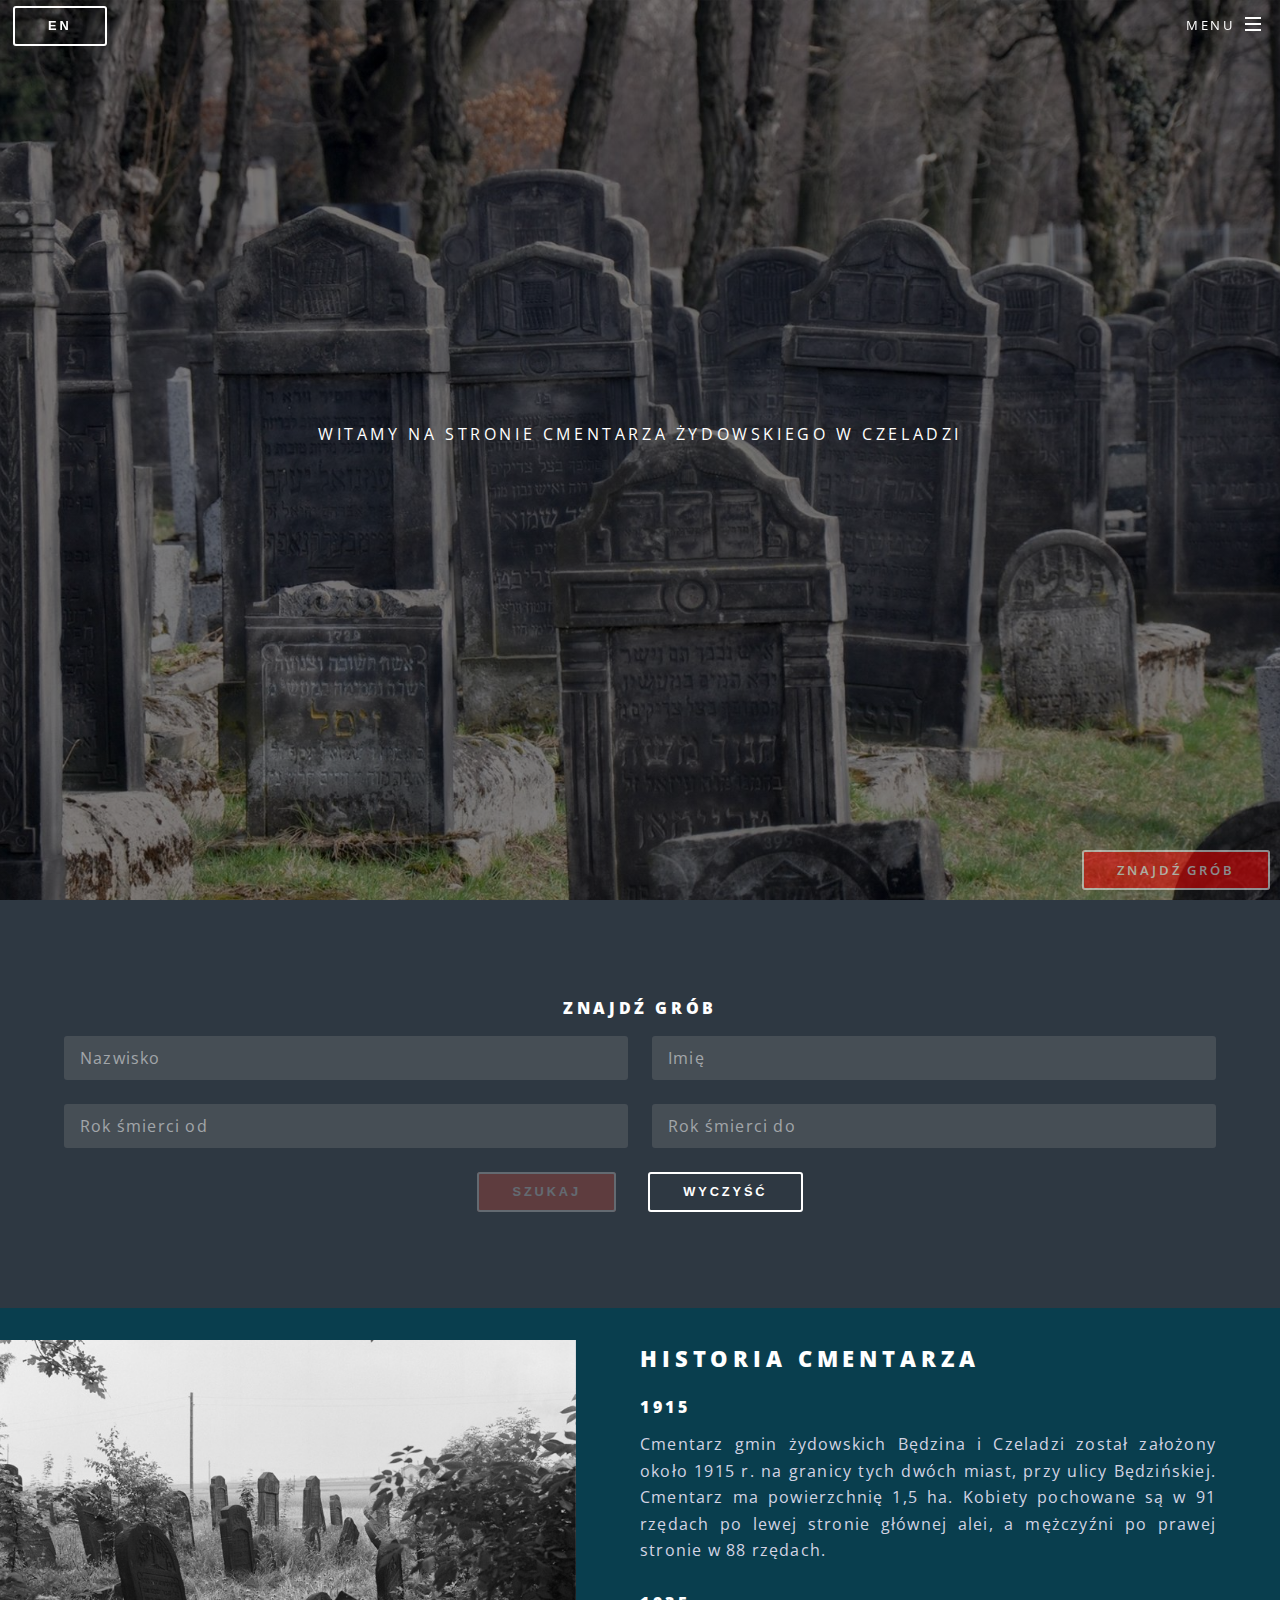
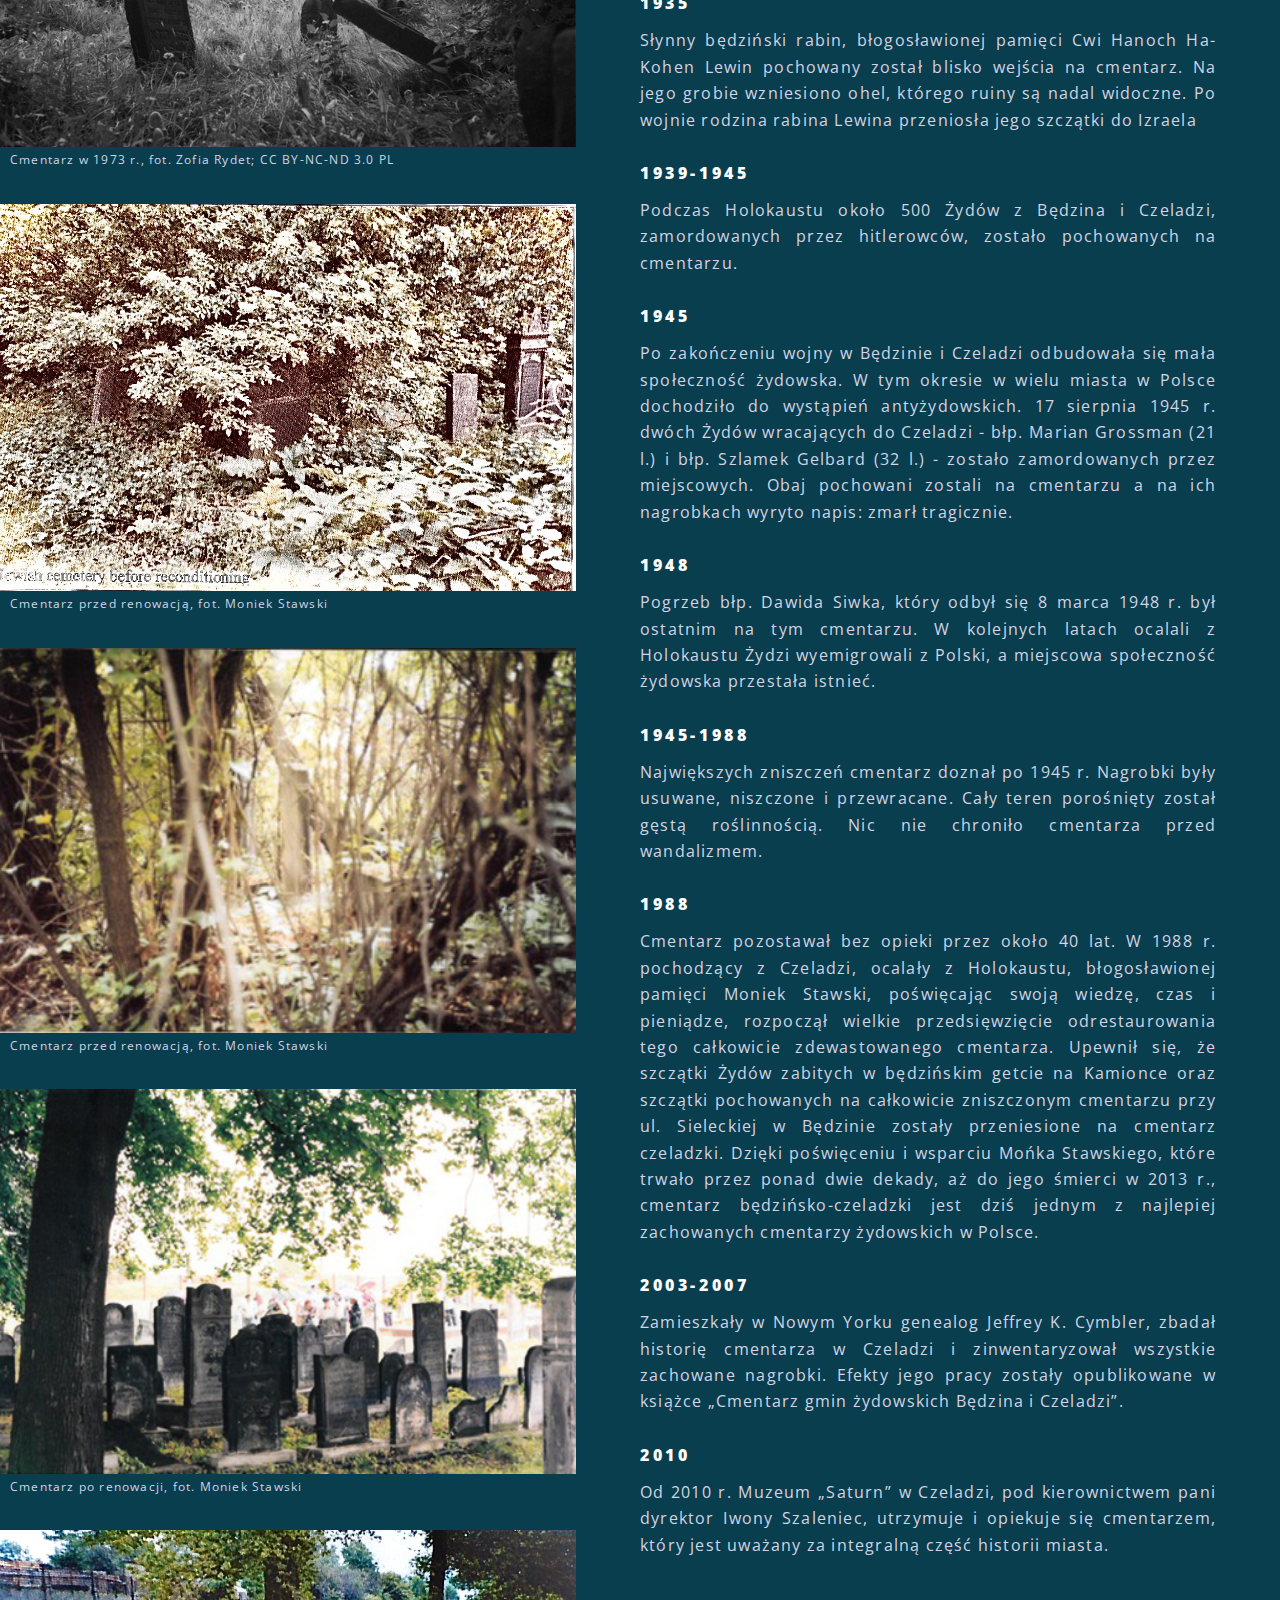
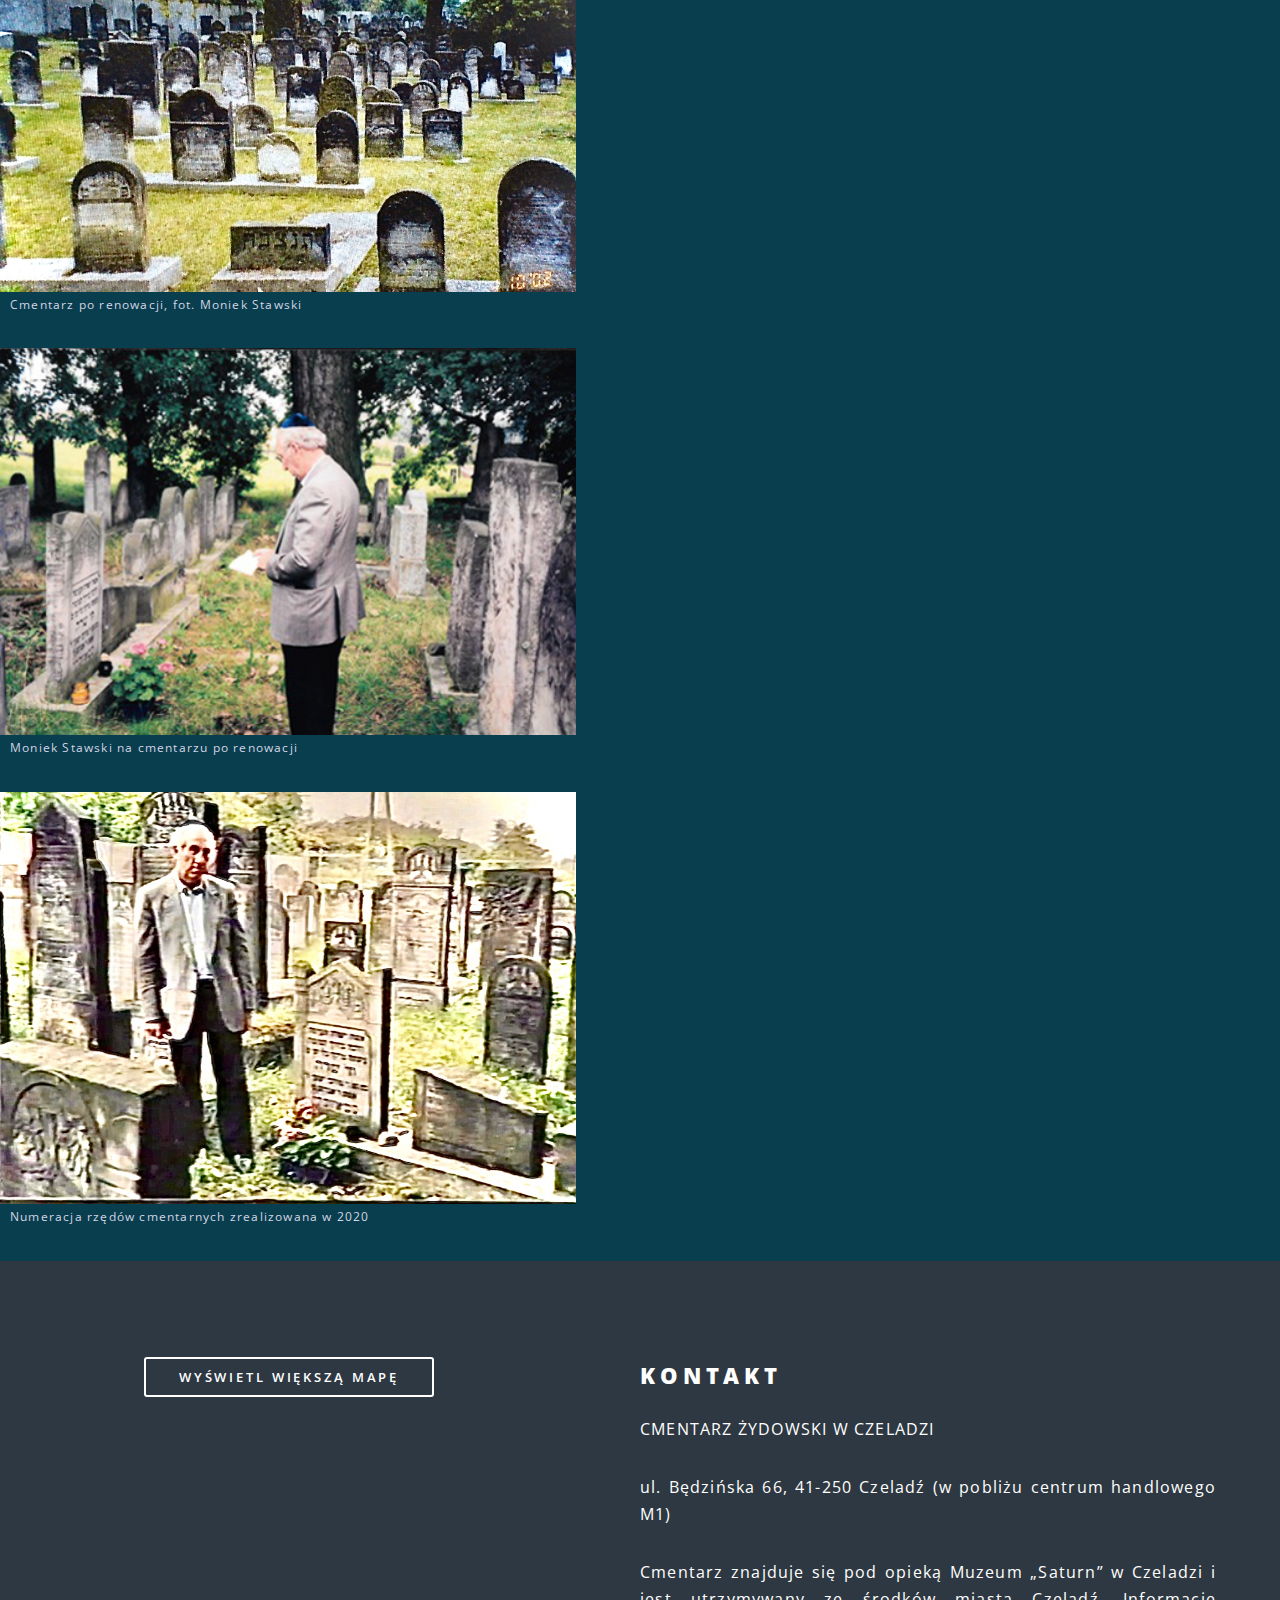
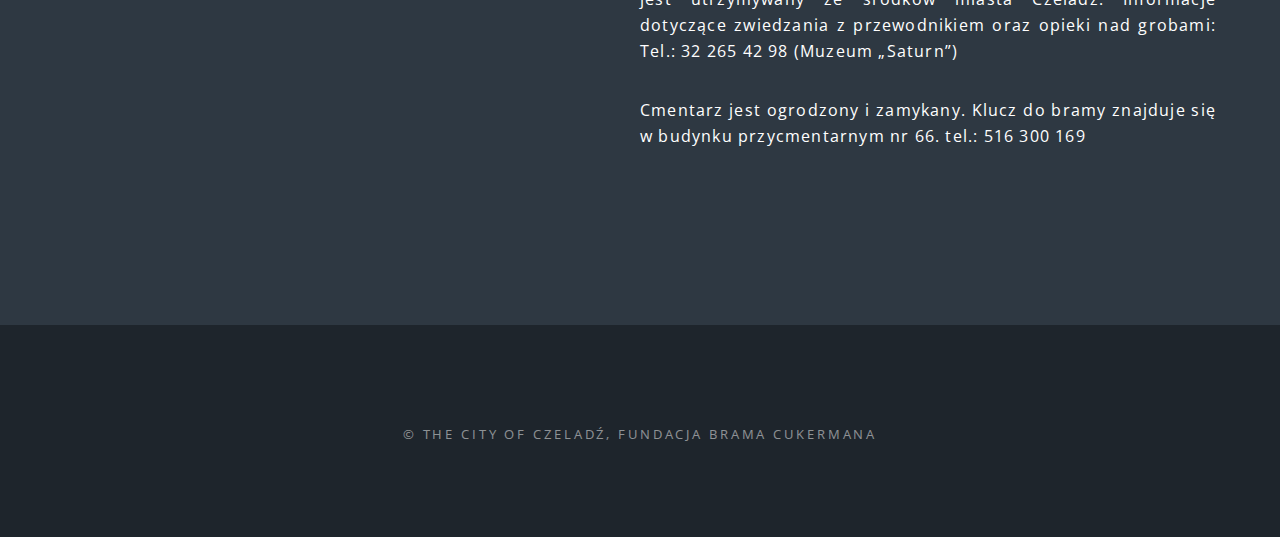
<file: index.html>
﻿<!DOCTYPE HTML>
<!--
	Spectral by HTML5 UP
	html5up.net | @ajlkn
	Free for personal and commercial use under the CCA 3.0 license (html5up.net/license)
-->
<html lang="en">

<head>
	<title>Jewish Cemetery in Czeladź</title>
	<meta charset="utf-8" />
	<meta name="viewport" content="width=device-width, initial-scale=1, user-scalable=no" />
	<meta name="google-site-verification" content="tZ_gRQvYqN3xshKTPiOoXbsN0bRMPKId2Scn2ZHjIqM" />
	<meta name="description" content="Jewish Cemetery in Czeladz, Cmentarz żydowski w Czeladzi, Cmentarz żydowski Będzina i Czeladzi, Jewish cemetery of Będzin and Czeladź"/>
	<meta name="keywords" content="historia, cmentarz, żydowski, Żydzi, Będzin, Czeladź, Zagłębie, Dąbrowskie, Bedzińska, Stawski, wyszukiwarka grobów, judaizm, pochówki, holokaust, synagoga, Muzeum Saturn, history, Jewish, cemetery, graveyard, Bedzin, Bendin, Czeladz, Zaglembia, Zaglembie, burials, index, graves, Holocaust" />
	<link rel="stylesheet" href="assets/css/main.css" />
	<noscript>
		<link rel="stylesheet" href="assets/css/noscript.css" /></noscript>
</head>

<body class="landing is-preload">

	<!-- Page Wrapper -->
	<div id="page-wrapper">
		<!-- Header -->
		<header id="header" class="alt">
			<div class="buttons">
				<button type="button" id='language' class="button top-button" onclick='changeLanguage()'
					app-lang="buttonLanguage">PL</button>
				<a href="#findGrave" id='goToSearch' class="button top-button" app-lang="findGrave">Find grave</a>
			</div>
			<nav id="nav">
				<ul>
					<li class="special">
						<a href="#menu" class="menuToggle"><span>Menu</span></a>
						<div id="menu">
							<ul>
								<li><a href="#banner" app-lang="home">Home</a></li>
								<li><a href="#findGrave" app-lang="findGrave">Find grave</a></li>
								<li><a href="#history" app-lang="historyCemetery">History of the cemetery</a></li>
								<li><a href="#contact" app-lang="contact">Contact</a></li>

							</ul>
						</div>
					</li>
				</ul>
			</nav>
		</header>

		<!-- Banner -->
		<section id="banner">
			<div class="inner">
				<p app-lang="welcomeMessage">Welcome to the site of the Jewish cemetery in Czeladź</p>
			</div>
		</section>

		<section id="findGrave" class="wrapper style2 special">
			<div class="inner">
				<h4 app-lang="findGrave">Find grave</h4>
				<form class="grave-form">
					<div class="row gtr-uniform">
						<div class="col-6 col-12-small">
							<input type="text" name="lastName" id="last-name" value="" app-lang="lastName" placeholder="Last Name"/>
						</div>

						<div class="col-6 col-12-small">
							<input type="text" name="firstName" id="first-name" value="" app-lang="firstName" placeholder="First Name"/>
						</div>


						<div class="col-6 col-12-small">
							<input type="text" name="deathYearFrom" id="death-year-from" value="" minlength="4"
								maxlength="4" pattern="[0-9]{4}" app-lang="deathYearFrom" placeholder="Death year from"/>
						</div>
						<div class="col-6 col-12-small">
							<input type="text" name="deathYearTo" id="death-year-to" value="" app-lang="deathYearTo"
								minlength="4" maxlength="4" pattern="[0-9]{4}" placeholder="Death year to"/>
						</div>


						<div class="col-12">
							<ul class="actions">
								<li><button type="submit" class="button primary fit" name="submitButton" disabled
										app-lang="search">Search</button></li>
								<li><button type="reset" app-lang="reset">Reset</button></li>
							</ul>
						</div>
					</div>
				</form>

			</div>
		</section>
		<section id="results" class="wrapper style5 special">
			<h4 id="gravesNumber"></h4>
			<p app-lang="pressLine"></p>
			<div class="table-wrapper">

				<table>
					<thead>
						<tr>
							<th></th>
							<th app-lang="lastName"></th>
							<th app-lang="names"></th>
							<th app-lang="yearOfDeath"></th>
							<th app-lang="age" class="bigscreen"></th>
						</tr>
					</thead>
					<tbody id="graveRows">

					</tbody>
				</table>
			</div>
		</section>


		<!-- History -->
		<section id="history" class="wrapper alt style3">
			<div class="spotlight history">
				<div class="image">

					<figure class="figure">
						<img src="images/pic01.jpg" alt="Jewish cemetery in Czeladz in 1973, photo Zofia Rydet; CC BY-NC-ND 3.0 PL" />
						<p app-lang="figcaption1">Cemetery in 1973, photo Zofia Rydet; CC BY-NC-ND 3.0 PL</p>
					</figure>

					<figure class="figure">
						<img src="images/pic02.jpg" alt="Jewish cemetery in Czeladz before renovation" />
						<p app-lang="figcaption2">Cemetery before renovation</p>
					</figure>

					<figure class="figure">
						<img src="images/pic03.jpg" alt="Jewish cemetery in Czeladz before renovation" />
						<p app-lang="figcaption2">Cemetery before renovation</p>
					</figure>

					<figure class="figure">
						<img src="images/pic04.jpg" alt="Jewish cemetery in Czeladz after renovation" />
						<p app-lang="figcaption3">Cemetery after renovation</p>
					</figure>

					<figure class="figure">
						<img src="images/pic05.jpg" alt="Jewish cemetery in Czeladz after renovation" />
						<p app-lang="figcaption3">Cemetery after renovation</p>
					</figure>

					<figure class="figure">
						<img src="images/pic06.jpg" alt="Moniek Stawski on the cemetery after renovation" />
						<p app-lang="figcaption4">Moniek Stawski on the cemetery after renovation</p>
					</figure>
					
					<figure class="figure">
						<img src="images/pic07.jpg" alt="Jewish cemetery in Czeladz - rows numbering made in 2020" />
						<p app-lang="figcaption5">Cemetery rows numbering made in 2020</p>
					</figure>

				</div>
				<div class="content">
					<h2 app-lang="historyTitle1">HISTORY OF THE CEMETERY</h2>

					<ul class="calendar">
						<li>
							<h1>1915</h1>
							<p app-lang="1915">The cemetery of the Jewish communities of Będzin and Czeladz was founded around 1915, on the border of both cities - at Będzińska street on 1.5ha. Men are buried in 88 grave rows to the right and women in 91 rows to the left of the center path.</p>
						</li>
						<li>
							<h1>1935</h1>
							<p app-lang="1935">Famous Bedzin Rabbi Zvi Chanoch HaKohen Levin ז”ל was buried near the entrance to the cemetery. An ohel was erected on the site of his grave. The ruins of the ohel are still visible. His remains were transferred to Israel after the war by his family.</p>
						</li>
						<li>
							<h1>1939-1945</h1>
							<p app-lang="1939-1945">During the Holocaust about 500 Jews from Bedzin and Czeladz, who were murdered by the Nazis, are buried at the cemetery.</p>
						</li>
						<li>
							<h1>1945</h1>
							<p app-lang="1945">After the Holocaust a small Jewish community was reestablished in Bedzin and Czeladz. Unfortunately, pogroms broke out in many towns after the war. On August 17th 1945 two Jewish men who had resettled in Czeladz, Marian Grossman (21) ז”ל and Szlamek Gelbard (32) ז”ל, were murdered by locals. Both are buried at the Czeladz cemetery. On each of their tombstones it states that they died a “tragic death”.</p>
						</li>
						<li>
							<h1>1948</h1>
							<p app-lang="1948">Dawid Siwek’s ז”ל funeral was the last funeral that took place in the cemetery on March 8th 1948. At the same time the post Holocaust Jewish community was liquidated as the remaining Jews emigrated from Poland.</p>
						</li>
						<li>
							<h1>1945-1988</h1>
							<p app-lang="1945-1988">Most of the destruction to the cemetery took place after 1945. Tombstones were removed, destroyed, toppled over and the entire area was overgrown with vegetation. There was nothing to protect the cemetery from vandalism.</p>
						</li>
						<li>
							<h1>1988</h1>
							<p app-lang="1988">The cemetery was not maintained at all for over 40 years. Moniek Stawski ז”ל, Holocaust  survivor and Czeladz native, began with his enormous effort in 1988 and provided his know-how, time and money to restore the completely devastated cemetery. Moniek Stawski ז”ל made sure that the remains of the Jews killed in the Kamionka-Bedzin Ghetto as well as the remains of the Jews from the totally destroyed Sielecka cemetery were moved to the Bedzin-Czeladz cemetary. The Bedzin-Czeladz cemetery today is one of the best preserved Jewish cemeteries in Poland, thanks to his continued dedication and support for over two decades until his passing in 2013.</p>
						</li>
						<li>
							<h1>2003-2007</h1>
							<p app-lang="2003-2007">A New York based genealogist, Jeffrey K. Cymbler, researched the history of the Czeladź cemetery and its tombstones, culminating in a book "Cemetery of Jewish Communities Będzin and Czeladź Poland".</p>
						</li>
						<li>
							<h1>2010</h1>
							<p app-lang="2010">"Museum 'Saturn' of Czeladz, under the leadership of Director Mrs. Iwona Szaleniec, is looking after and maintaining the cemetary which is regarded as an integral part of the history of the town.</p>
						</li>
					</ul>
				</div>
			</div>
		</section>

		<!-- CTA -->
		<section id="contact" class="wrapper style2 special">
			<div class="inner">

				<div class="flexWraper flexContactWrapper">
					<div class="mapWrapper">
						<a target="_blank" rel="noopener" class="button border-button" jstcache="46"
							href="https://maps.google.com/maps?ll=50.321084,19.099018&amp;z=16&amp;t=m&amp;hl=pl&amp;gl=PL&amp;mapclient=embed&amp;cid=7905590145445027496"
							jsaction="mouseup:placeCard.largerMap" app-lang="viewLargerMap">View larger map</a>
						<div class="bigMap">
							<iframe title="Map"
								src="https://www.google.com/maps/embed?pb=!1m18!1m12!1m3!1d2547.437536397719!2d19.096828815759817!3d50.32108780455864!2m3!1f0!2f0!3f0!3m2!1i1024!2i768!4f13.1!3m3!1m2!1s0x4716d0efcf3a8b2f%3A0x6db64c5a07145ea8!2sCmentarz%20%C5%BCydowski!5e0!3m2!1spl!2spl!4v1580408458778!5m2!1spl!2spl"
								width="450px" height="450px" frameborder="0" style="border:0;"
								allowfullscreen=""></iframe>
						</div>

						<div class="smallMap">
							<iframe title="Map"
								src="https://www.google.com/maps/embed?pb=!1m18!1m12!1m3!1d2547.437536397719!2d19.096828815759817!3d50.32108780455864!2m3!1f0!2f0!3f0!3m2!1i1024!2i768!4f13.1!3m3!1m2!1s0x4716d0efcf3a8b2f%3A0x6db64c5a07145ea8!2sCmentarz%20%C5%BCydowski!5e0!3m2!1spl!2spl!4v1580408458778!5m2!1spl!2spl"
								width="250px" height="250px" frameborder="0" style="border:0;"
								allowfullscreen=""></iframe>
						</div>
					</div>

					<div class="contactWrapper">
						<h2 app-lang="contact"></h2>
						<p app-lang="contactPar1">JEWISH CEMETERY IN CZELADŹ</p>
						<p app-lang="contactPar2">ul. Będzińska 66 41-250 Czeladź (near the M1 shopping center)</p>
						<p app-lang="contactPar3">The cemetery is under care of the „Saturn” Museum in Czeladź and it is maintained by the city of Czeladź. Detailed information on sightseeing and caring for graves: Tel .: 32 265 42 98 („Saturn” Museum)</p>
						<p app-lang="contactPar4">The cemetery is fenced and closed. The key to the gate is at the house no. 66., near to the cemetery entrance. Tel .: + 48 516 300 169</p>
					</div>
				</div>
			</div>
		</section>

		<!-- Footer -->
		<footer id="footer">
			<ul class="copyright">
				<li>&copy; The city of Czeladź, Fundacja Brama Cukermana</li>
			</ul>
		</footer>

	</div>

	<!-- Scripts -->
	<script src="assets/js/jquery.min.js"></script>
	<script src="assets/js/jquery.scrollex.min.js"></script>
	<script src="assets/js/jquery.scrolly.min.js"></script>
	<script src="assets/js/browser.min.js"></script>
	<script src="assets/js/breakpoints.min.js"></script>
	<script src="assets/js/util.js"></script>
	<script src="assets/js/main.js"></script>
	<script src="app.js"></script>


</body>

</html>
</file>
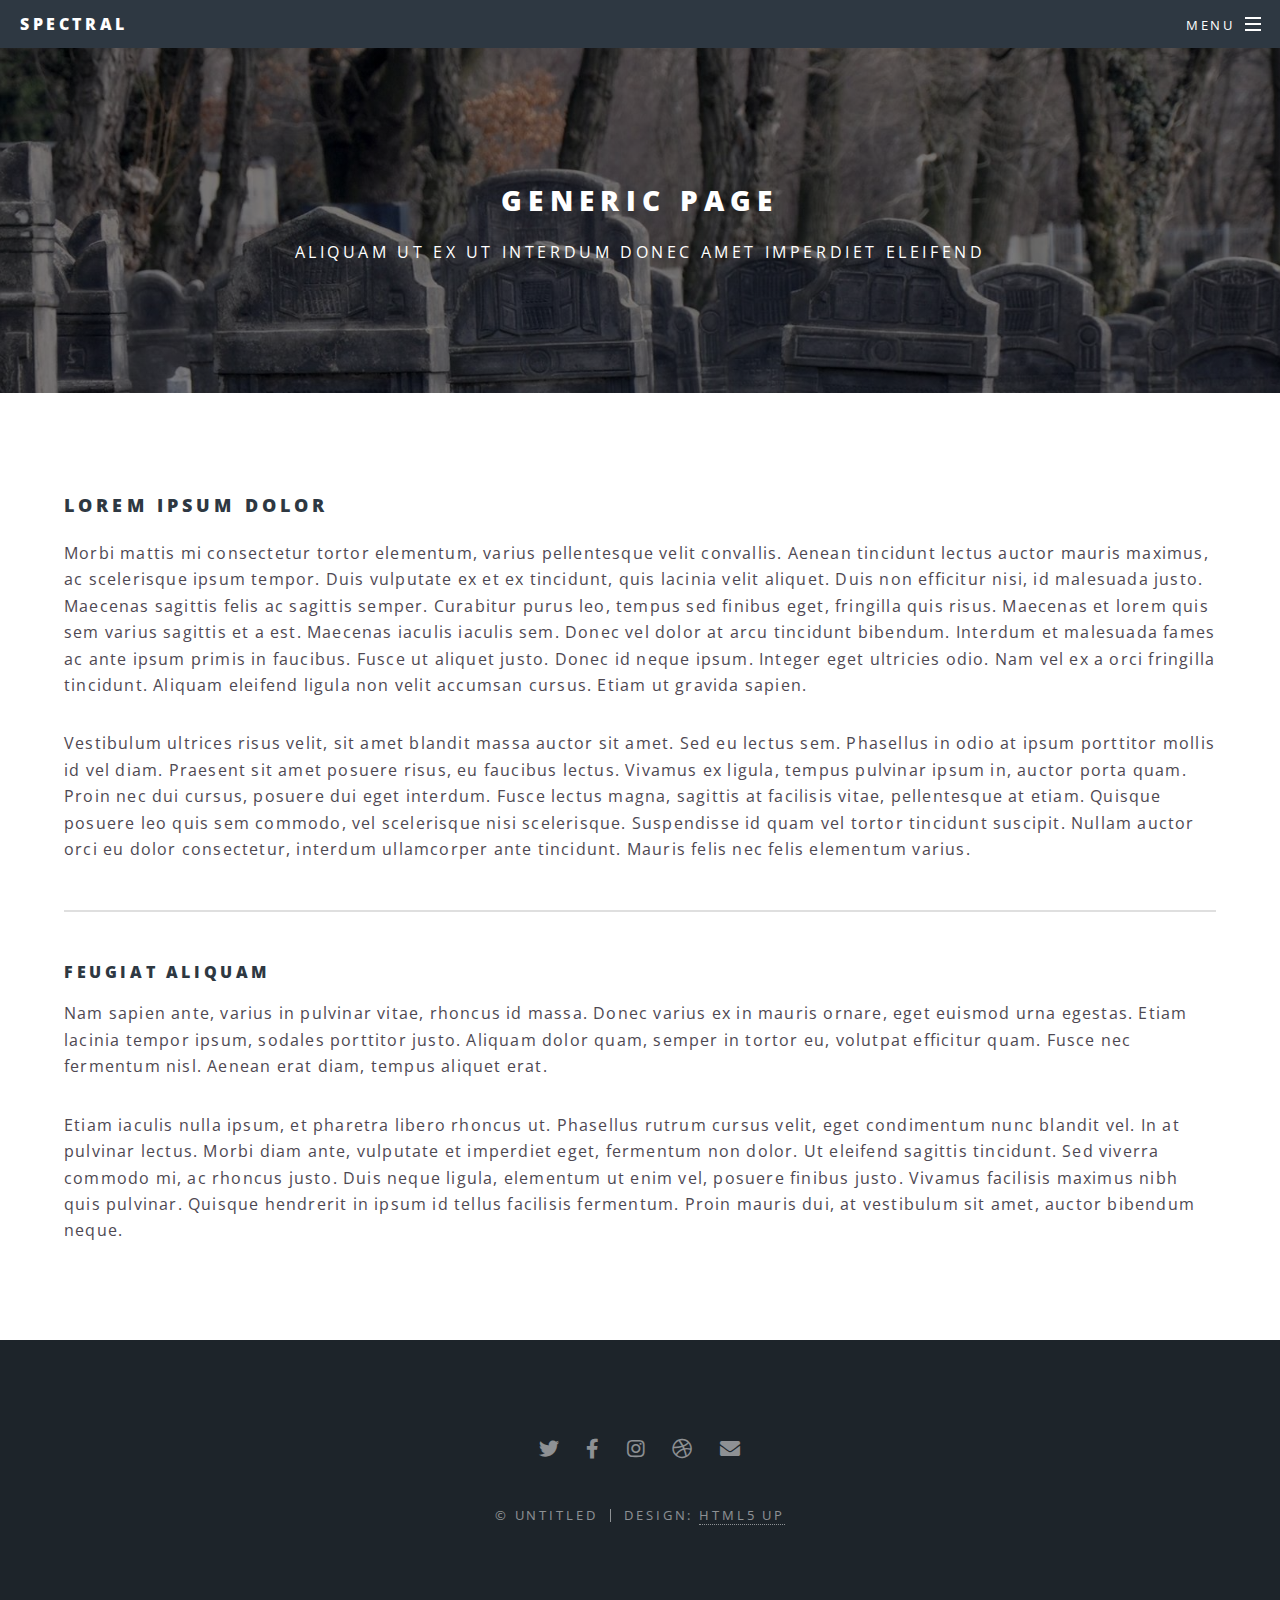
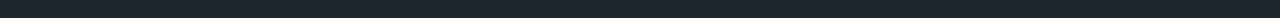
<file: contact.html>
<!DOCTYPE HTML>
<!--
	Spectral by HTML5 UP
	html5up.net | @ajlkn
	Free for personal and commercial use under the CCA 3.0 license (html5up.net/license)
-->
<html>
	<head>
		<title>Generic - Spectral by HTML5 UP</title>
		<meta charset="utf-8" />
		<meta name="viewport" content="width=device-width, initial-scale=1, user-scalable=no" />
		<link rel="stylesheet" href="assets/css/main.css" />
		<noscript><link rel="stylesheet" href="assets/css/noscript.css" /></noscript>
	</head>
	<body class="is-preload">

		<!-- Page Wrapper -->
			<div id="page-wrapper">

				<!-- Header -->
					<header id="header">
						<h1><a href="index.html">Spectral</a></h1>
						<nav id="nav">
							<ul>
								<li class="special">
									<a href="#menu" class="menuToggle"><span>Menu</span></a>
									<div id="menu">
										<ul>
											<li><a href="index.html">Home</a></li>
											<li><a href="renovations.html">Generic</a></li>
											<li><a href="contact.html">Contact inormation</a></li>
										</ul>
									</div>
								</li>
							</ul>
						</nav>
					</header>

				<!-- Main -->
					<article id="main">
						<header>
							<h2>Generic Page</h2>
							<p>Aliquam ut ex ut interdum donec amet imperdiet eleifend</p>
						</header>
						<section class="wrapper style5">
							<div class="inner">

								<h3>Lorem ipsum dolor</h3>
								<p>Morbi mattis mi consectetur tortor elementum, varius pellentesque velit convallis. Aenean tincidunt lectus auctor mauris maximus, ac scelerisque ipsum tempor. Duis vulputate ex et ex tincidunt, quis lacinia velit aliquet. Duis non efficitur nisi, id malesuada justo. Maecenas sagittis felis ac sagittis semper. Curabitur purus leo, tempus sed finibus eget, fringilla quis risus. Maecenas et lorem quis sem varius sagittis et a est. Maecenas iaculis iaculis sem. Donec vel dolor at arcu tincidunt bibendum. Interdum et malesuada fames ac ante ipsum primis in faucibus. Fusce ut aliquet justo. Donec id neque ipsum. Integer eget ultricies odio. Nam vel ex a orci fringilla tincidunt. Aliquam eleifend ligula non velit accumsan cursus. Etiam ut gravida sapien.</p>

								<p>Vestibulum ultrices risus velit, sit amet blandit massa auctor sit amet. Sed eu lectus sem. Phasellus in odio at ipsum porttitor mollis id vel diam. Praesent sit amet posuere risus, eu faucibus lectus. Vivamus ex ligula, tempus pulvinar ipsum in, auctor porta quam. Proin nec dui cursus, posuere dui eget interdum. Fusce lectus magna, sagittis at facilisis vitae, pellentesque at etiam. Quisque posuere leo quis sem commodo, vel scelerisque nisi scelerisque. Suspendisse id quam vel tortor tincidunt suscipit. Nullam auctor orci eu dolor consectetur, interdum ullamcorper ante tincidunt. Mauris felis nec felis elementum varius.</p>

								<hr />

								<h4>Feugiat aliquam</h4>
								<p>Nam sapien ante, varius in pulvinar vitae, rhoncus id massa. Donec varius ex in mauris ornare, eget euismod urna egestas. Etiam lacinia tempor ipsum, sodales porttitor justo. Aliquam dolor quam, semper in tortor eu, volutpat efficitur quam. Fusce nec fermentum nisl. Aenean erat diam, tempus aliquet erat.</p>

								<p>Etiam iaculis nulla ipsum, et pharetra libero rhoncus ut. Phasellus rutrum cursus velit, eget condimentum nunc blandit vel. In at pulvinar lectus. Morbi diam ante, vulputate et imperdiet eget, fermentum non dolor. Ut eleifend sagittis tincidunt. Sed viverra commodo mi, ac rhoncus justo. Duis neque ligula, elementum ut enim vel, posuere finibus justo. Vivamus facilisis maximus nibh quis pulvinar. Quisque hendrerit in ipsum id tellus facilisis fermentum. Proin mauris dui, at vestibulum sit amet, auctor bibendum neque.</p>

							</div>
						</section>
					</article>

				<!-- Footer -->
					<footer id="footer">
						<ul class="icons">
							<li><a href="#" class="icon brands fa-twitter"><span class="label">Twitter</span></a></li>
							<li><a href="#" class="icon brands fa-facebook-f"><span class="label">Facebook</span></a></li>
							<li><a href="#" class="icon brands fa-instagram"><span class="label">Instagram</span></a></li>
							<li><a href="#" class="icon brands fa-dribbble"><span class="label">Dribbble</span></a></li>
							<li><a href="#" class="icon solid fa-envelope"><span class="label">Email</span></a></li>
						</ul>
						<ul class="copyright">
							<li>&copy; Untitled</li><li>Design: <a href="http://html5up.net">HTML5 UP</a></li>
						</ul>
					</footer>

			</div>

		<!-- Scripts -->
			<script src="assets/js/jquery.min.js"></script>
			<script src="assets/js/jquery.scrollex.min.js"></script>
			<script src="assets/js/jquery.scrolly.min.js"></script>
			<script src="assets/js/browser.min.js"></script>
			<script src="assets/js/breakpoints.min.js"></script>
			<script src="assets/js/util.js"></script>
			<script src="assets/js/main.js"></script>
			<script src="app.js"></script>

	</body>
</html>
</file>
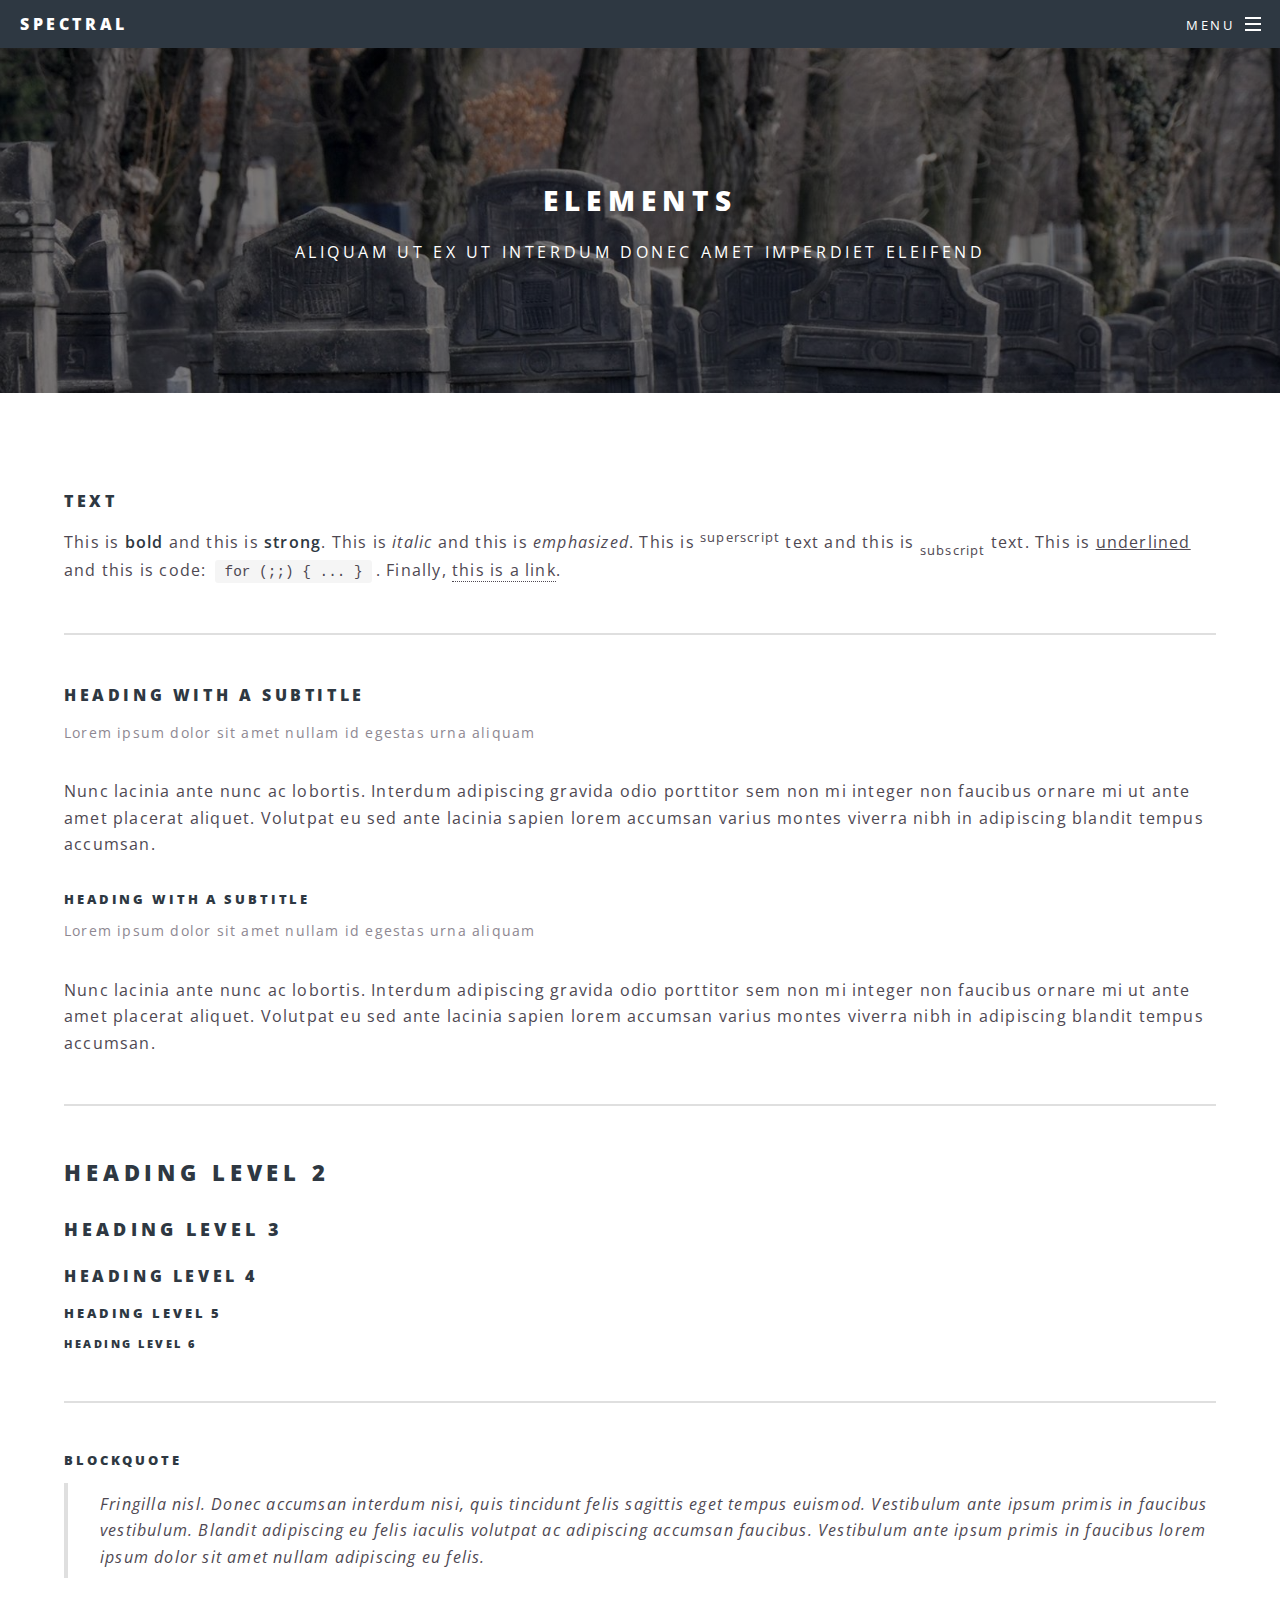
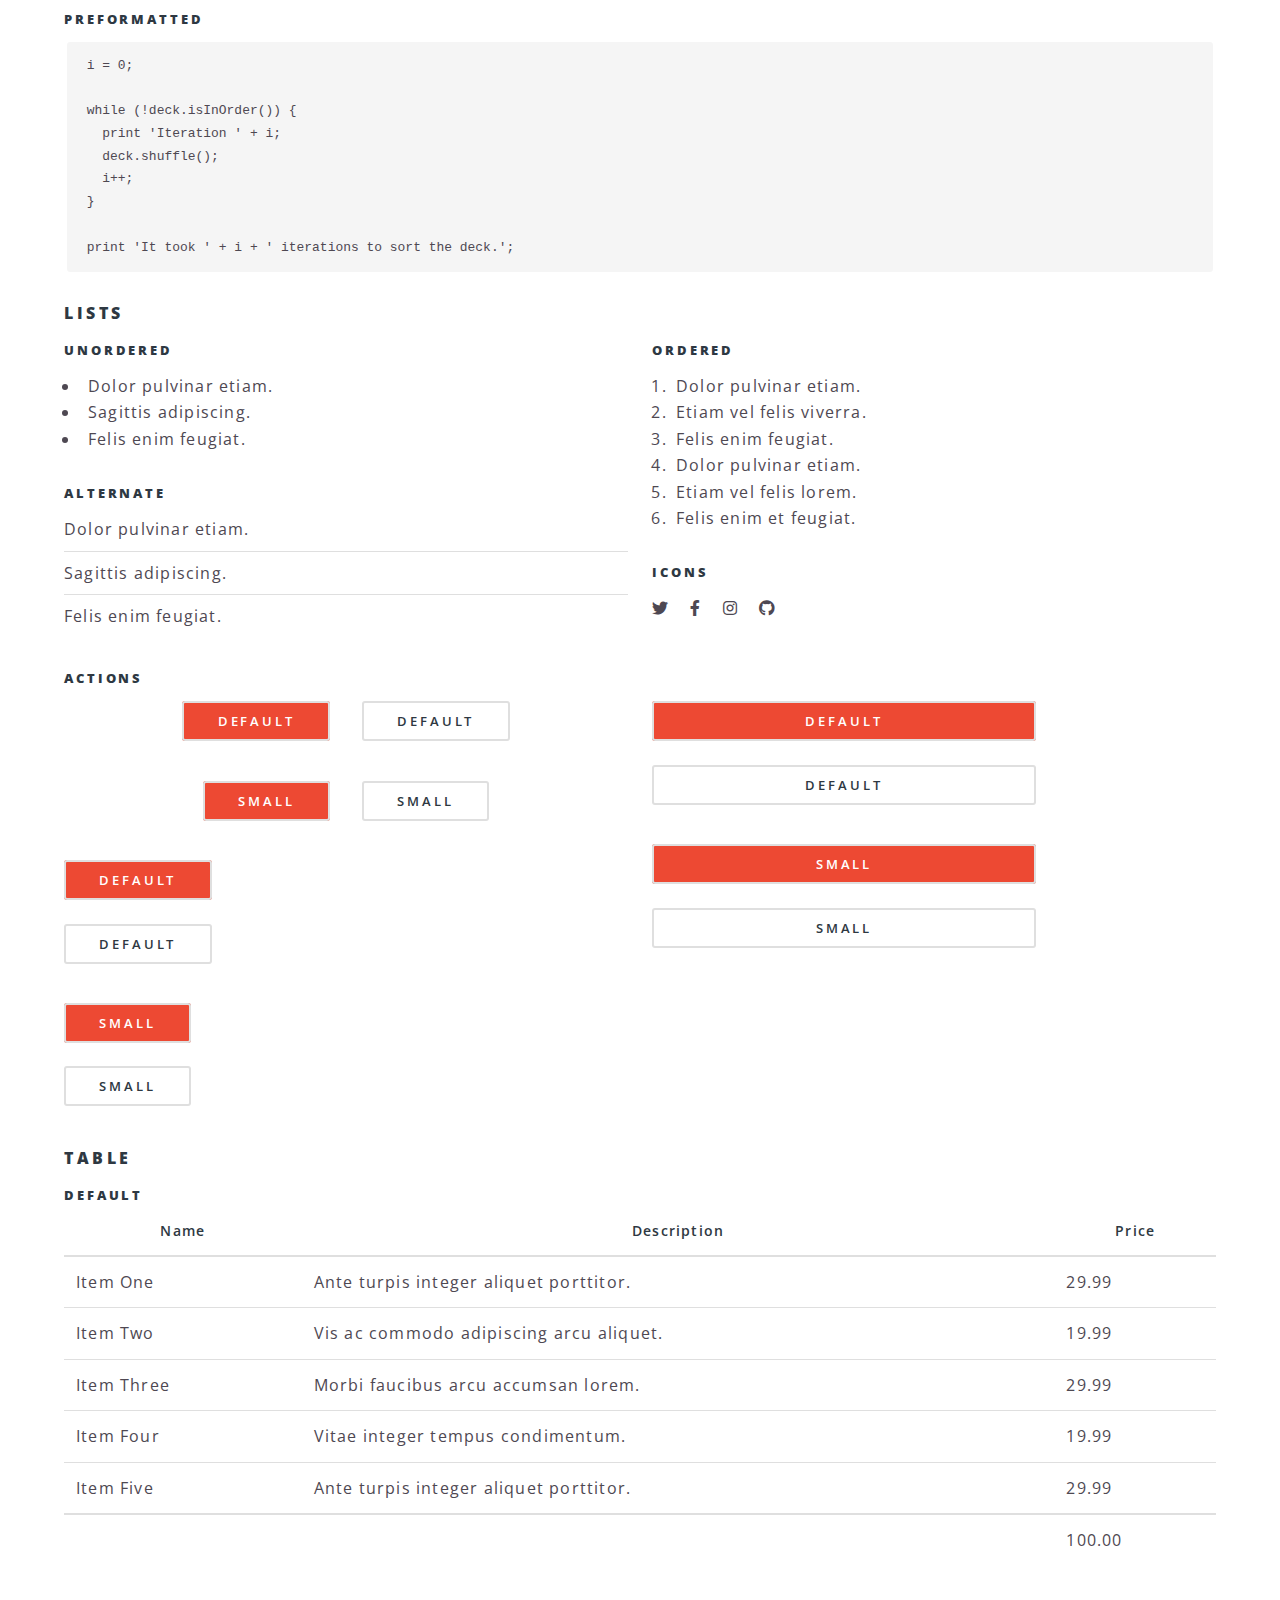
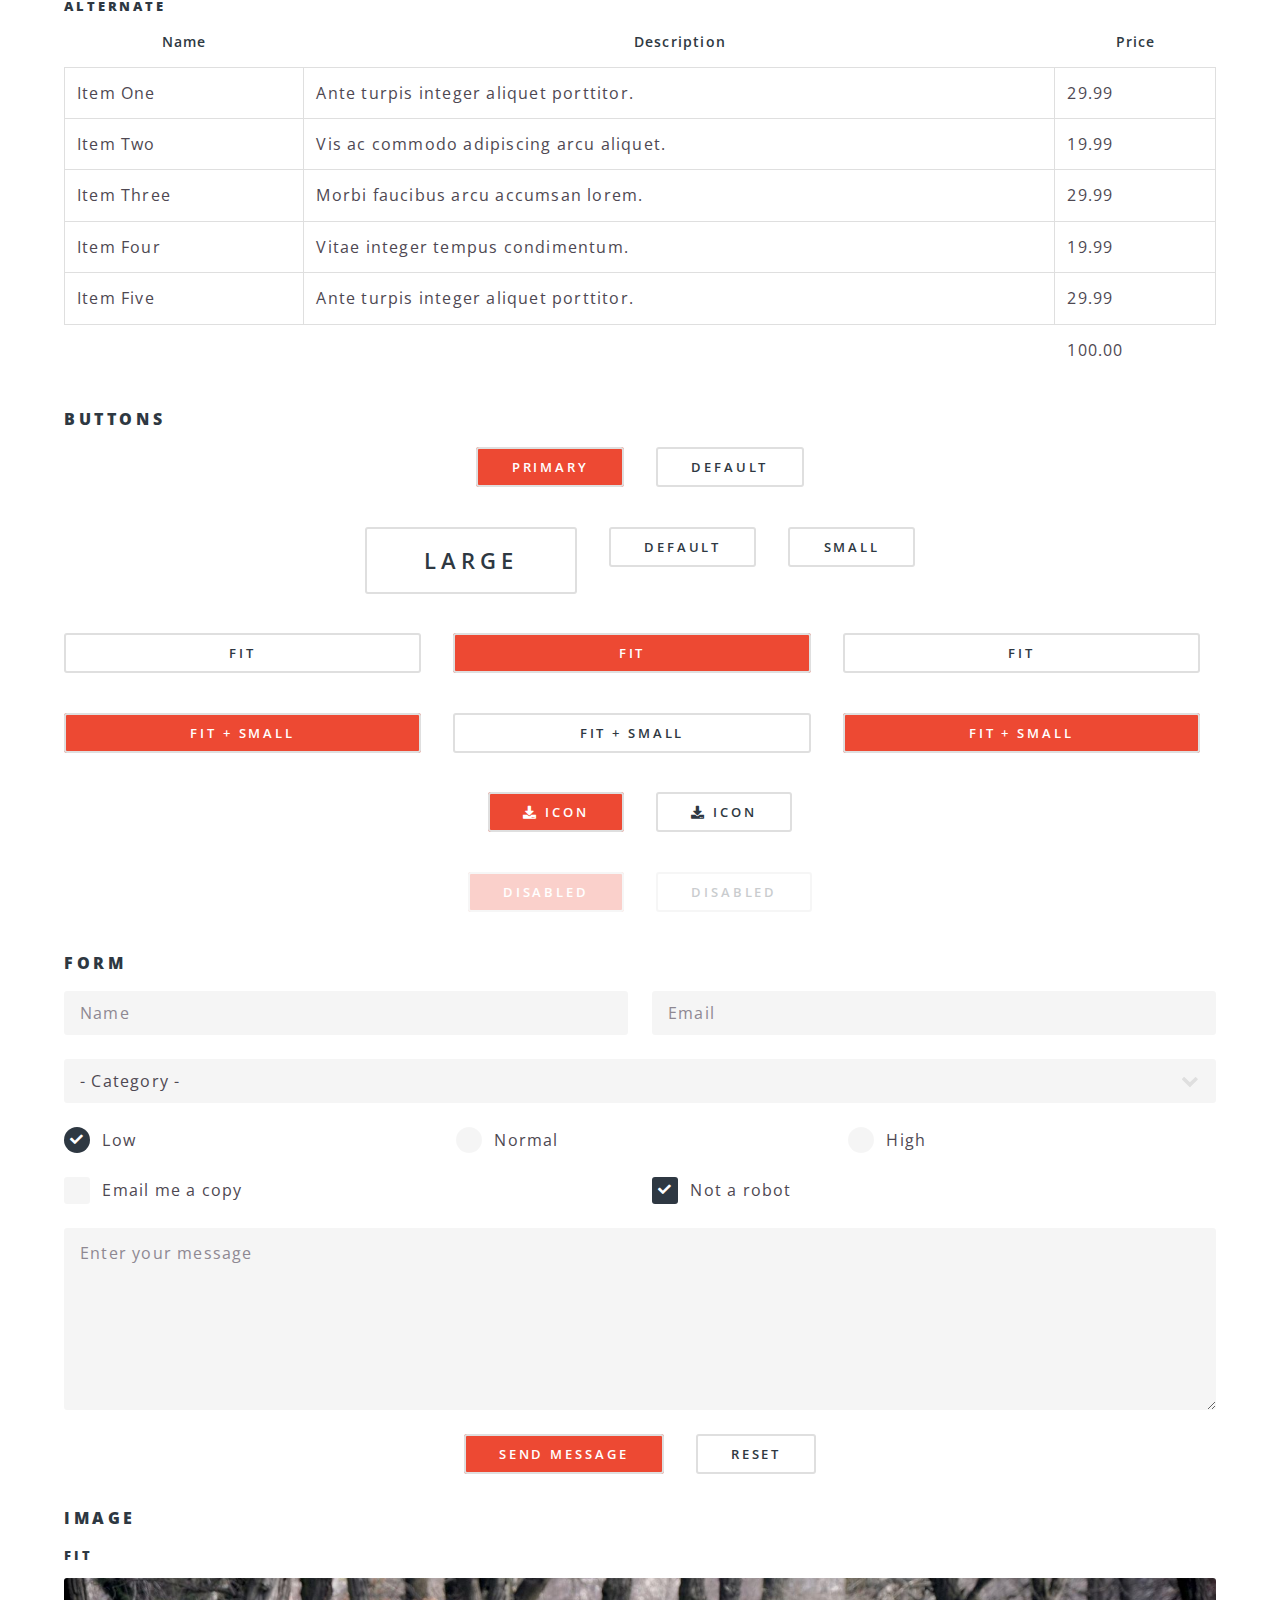
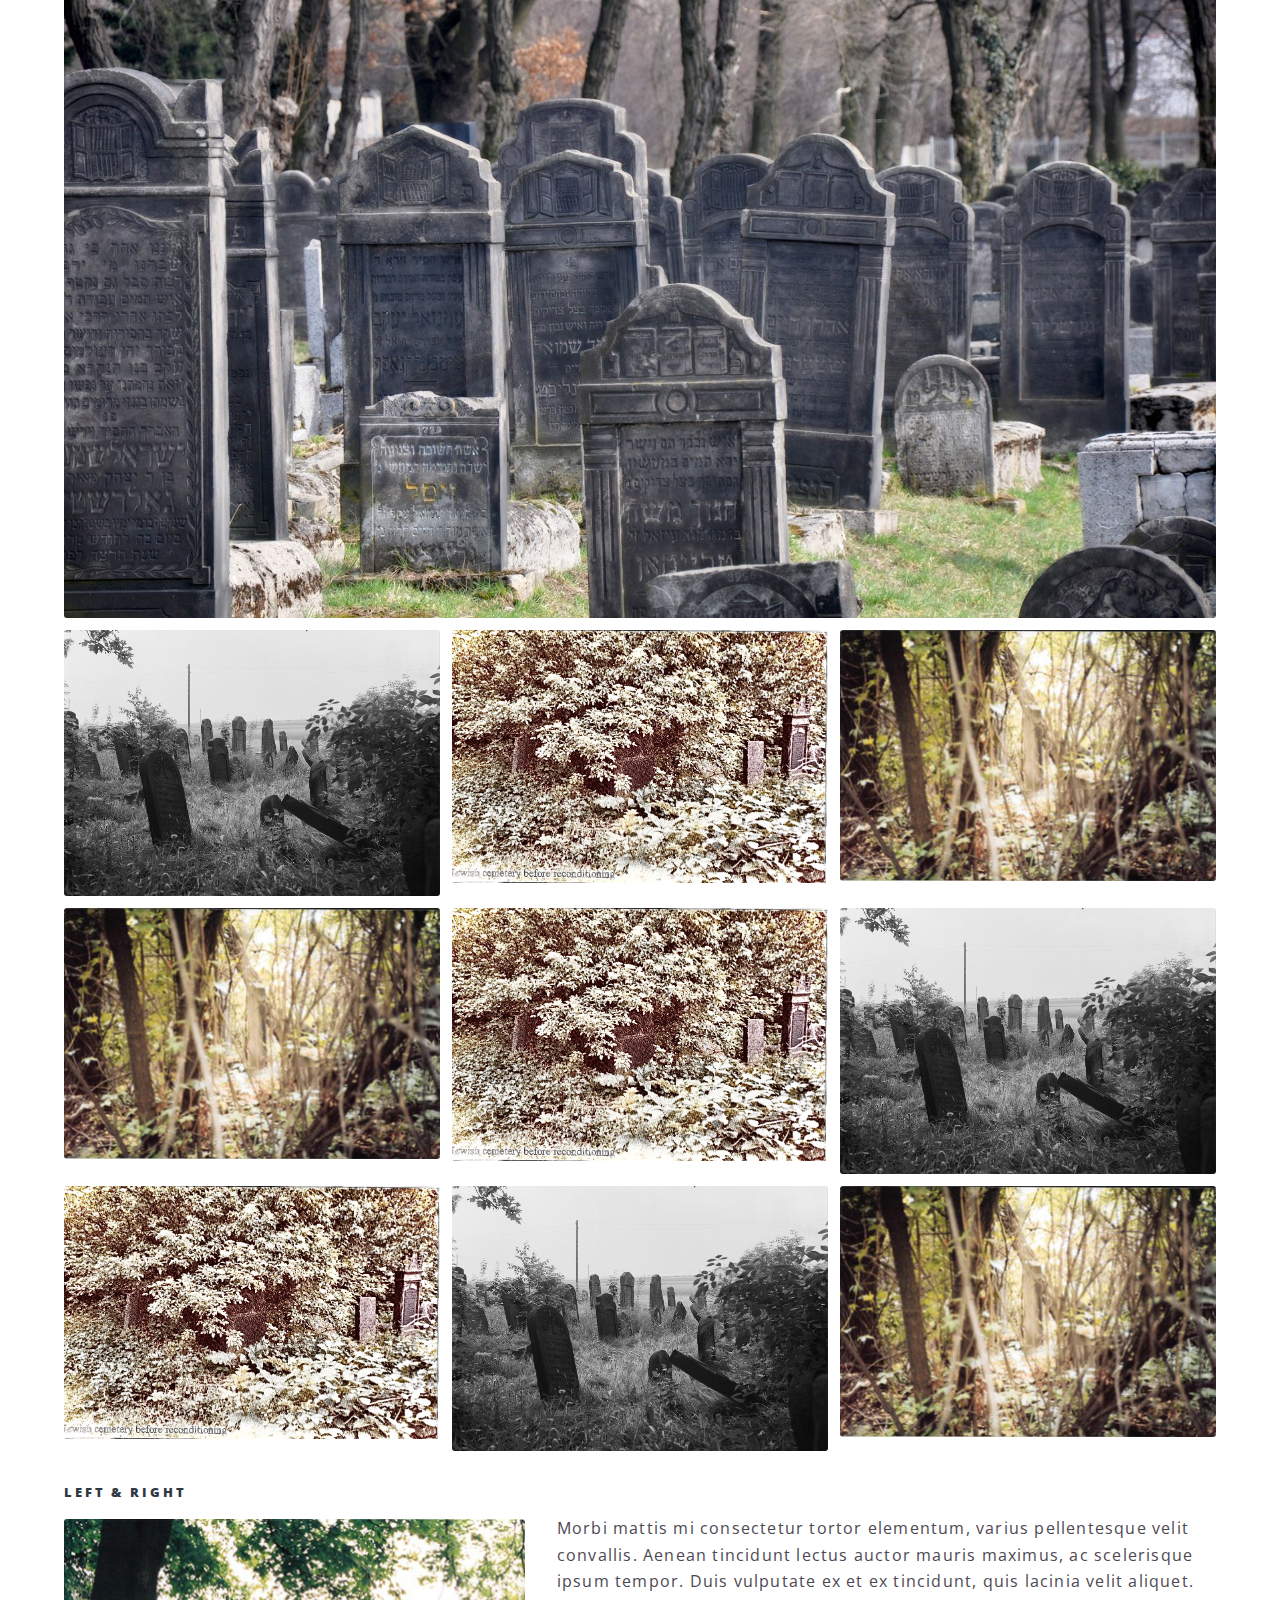
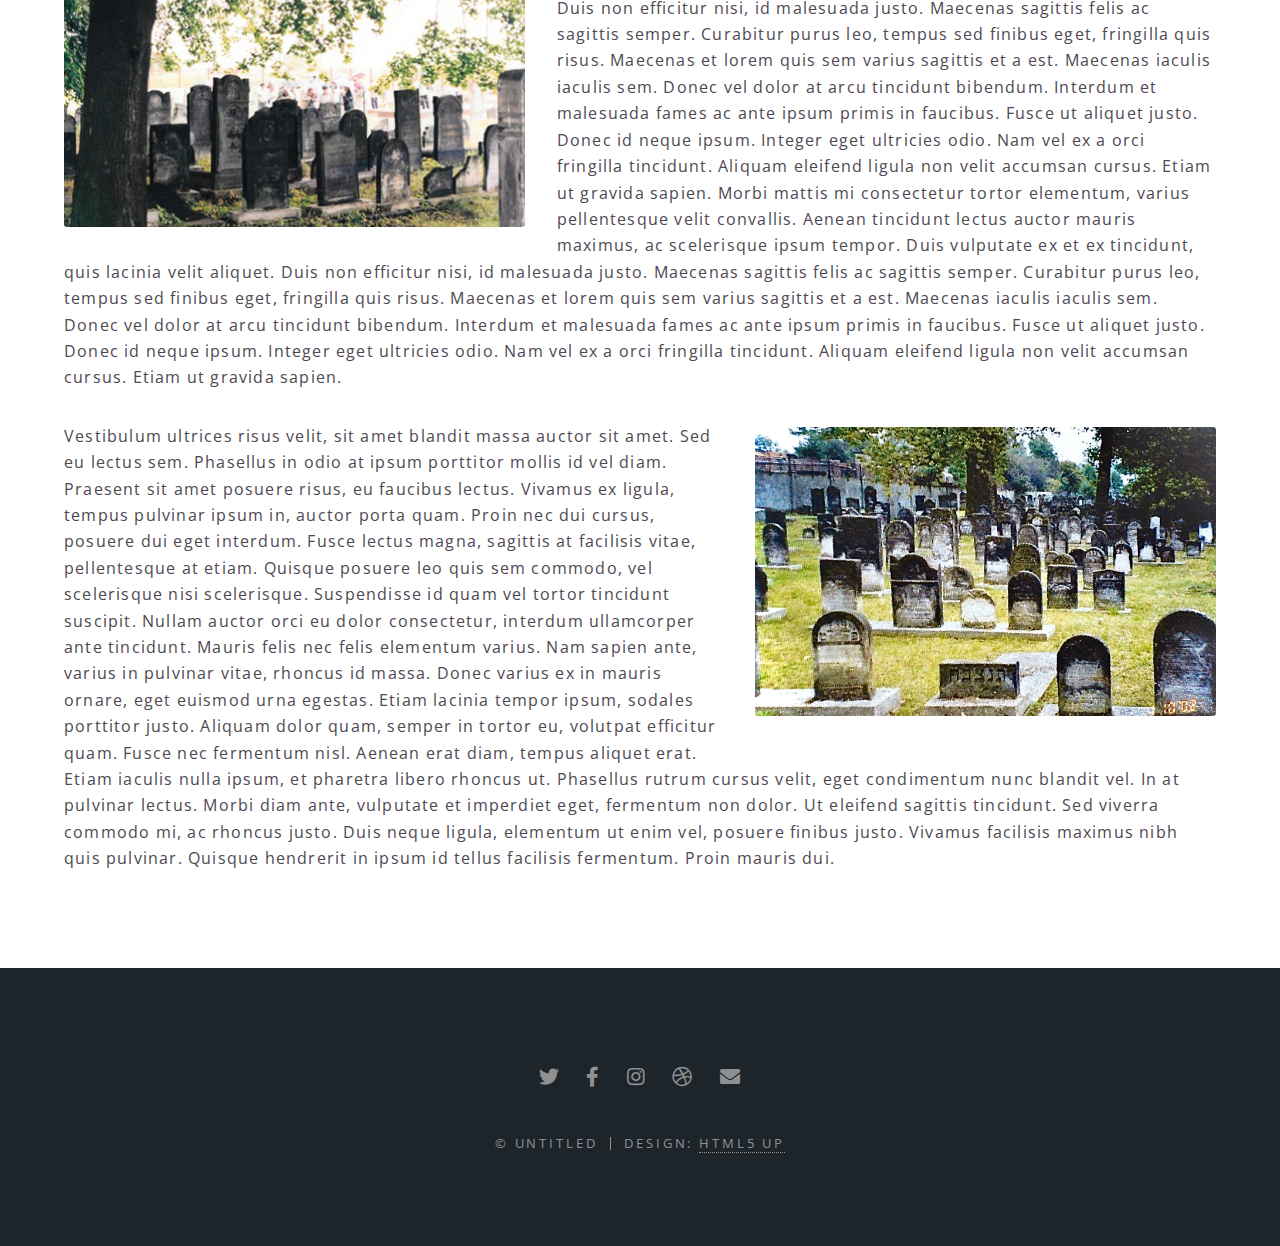
<file: elements.html>
<!DOCTYPE HTML>
<!--
	Spectral by HTML5 UP
	html5up.net | @ajlkn
	Free for personal and commercial use under the CCA 3.0 license (html5up.net/license)
-->
<html>
	<head>
		<title>Elements - Spectral by HTML5 UP</title>
		<meta charset="utf-8" />
		<meta name="viewport" content="width=device-width, initial-scale=1, user-scalable=no" />
		<link rel="stylesheet" href="assets/css/main.css" />
		<noscript><link rel="stylesheet" href="assets/css/noscript.css" /></noscript>
	</head>
	<body class="is-preload">

		<!-- Page Wrapper -->
			<div id="page-wrapper">

				<!-- Header -->
					<header id="header">
						<h1><a href="index.html">Spectral</a></h1>
						<nav id="nav">
							<ul>
								<li class="special">
									<a href="#menu" class="menuToggle"><span>Menu</span></a>
									<div id="menu">
										<ul>
											<li><a href="index.html">Home</a></li>
											<li><a href="generic.html">Generic</a></li>
											<li><a href="elements.html">Elements</a></li>
											<li><a href="#">Sign Up</a></li>
											<li><a href="#">Log In</a></li>
										</ul>
									</div>
								</li>
							</ul>
						</nav>
					</header>

				<!-- Main -->
					<article id="main">
						<header>
							<h2>Elements</h2>
							<p>Aliquam ut ex ut interdum donec amet imperdiet eleifend</p>
						</header>
						<section class="wrapper style5">
							<div class="inner">

								<section>
									<h4>Text</h4>
									<p>This is <b>bold</b> and this is <strong>strong</strong>. This is <i>italic</i> and this is <em>emphasized</em>.
									This is <sup>superscript</sup> text and this is <sub>subscript</sub> text.
									This is <u>underlined</u> and this is code: <code>for (;;) { ... }</code>. Finally, <a href="#">this is a link</a>.</p>
									<hr />
									<header>
										<h4>Heading with a Subtitle</h4>
										<p>Lorem ipsum dolor sit amet nullam id egestas urna aliquam</p>
									</header>
									<p>Nunc lacinia ante nunc ac lobortis. Interdum adipiscing gravida odio porttitor sem non mi integer non faucibus ornare mi ut ante amet placerat aliquet. Volutpat eu sed ante lacinia sapien lorem accumsan varius montes viverra nibh in adipiscing blandit tempus accumsan.</p>
									<header>
										<h5>Heading with a Subtitle</h5>
										<p>Lorem ipsum dolor sit amet nullam id egestas urna aliquam</p>
									</header>
									<p>Nunc lacinia ante nunc ac lobortis. Interdum adipiscing gravida odio porttitor sem non mi integer non faucibus ornare mi ut ante amet placerat aliquet. Volutpat eu sed ante lacinia sapien lorem accumsan varius montes viverra nibh in adipiscing blandit tempus accumsan.</p>
									<hr />
									<h2>Heading Level 2</h2>
									<h3>Heading Level 3</h3>
									<h4>Heading Level 4</h4>
									<h5>Heading Level 5</h5>
									<h6>Heading Level 6</h6>
									<hr />
									<h5>Blockquote</h5>
									<blockquote>Fringilla nisl. Donec accumsan interdum nisi, quis tincidunt felis sagittis eget tempus euismod. Vestibulum ante ipsum primis in faucibus vestibulum. Blandit adipiscing eu felis iaculis volutpat ac adipiscing accumsan faucibus. Vestibulum ante ipsum primis in faucibus lorem ipsum dolor sit amet nullam adipiscing eu felis.</blockquote>
									<h5>Preformatted</h5>
									<pre><code>i = 0;

while (!deck.isInOrder()) {
  print 'Iteration ' + i;
  deck.shuffle();
  i++;
}

print 'It took ' + i + ' iterations to sort the deck.';</code></pre>
								</section>

								<section>
									<h4>Lists</h4>
									<div class="row">
										<div class="col-6 col-12-medium">
											<h5>Unordered</h5>
											<ul>
												<li>Dolor pulvinar etiam.</li>
												<li>Sagittis adipiscing.</li>
												<li>Felis enim feugiat.</li>
											</ul>
											<h5>Alternate</h5>
											<ul class="alt">
												<li>Dolor pulvinar etiam.</li>
												<li>Sagittis adipiscing.</li>
												<li>Felis enim feugiat.</li>
											</ul>
										</div>
										<div class="col-6 col-12-medium">
											<h5>Ordered</h5>
											<ol>
												<li>Dolor pulvinar etiam.</li>
												<li>Etiam vel felis viverra.</li>
												<li>Felis enim feugiat.</li>
												<li>Dolor pulvinar etiam.</li>
												<li>Etiam vel felis lorem.</li>
												<li>Felis enim et feugiat.</li>
											</ol>
											<h5>Icons</h5>
											<ul class="icons">
												<li><a href="#" class="icon brands fa-twitter"><span class="label">Twitter</span></a></li>
												<li><a href="#" class="icon brands fa-facebook-f"><span class="label">Facebook</span></a></li>
												<li><a href="#" class="icon brands fa-instagram"><span class="label">Instagram</span></a></li>
												<li><a href="#" class="icon brands fa-github"><span class="label">Github</span></a></li>
											</ul>
										</div>
									</div>
									<h5>Actions</h5>
									<div class="row">
										<div class="col-6 col-12-medium">
											<ul class="actions">
												<li><a href="#" class="button primary">Default</a></li>
												<li><a href="#" class="button">Default</a></li>
											</ul>
											<ul class="actions small">
												<li><a href="#" class="button primary small">Small</a></li>
												<li><a href="#" class="button small">Small</a></li>
											</ul>
											<ul class="actions stacked">
												<li><a href="#" class="button primary">Default</a></li>
												<li><a href="#" class="button">Default</a></li>
											</ul>
											<ul class="actions stacked">
												<li><a href="#" class="button primary small">Small</a></li>
												<li><a href="#" class="button small">Small</a></li>
											</ul>
										</div>
										<div class="col-6 col-12-medium">
											<ul class="actions stacked">
												<li><a href="#" class="button primary fit">Default</a></li>
												<li><a href="#" class="button fit">Default</a></li>
											</ul>
											<ul class="actions stacked">
												<li><a href="#" class="button primary small fit">Small</a></li>
												<li><a href="#" class="button small fit">Small</a></li>
											</ul>
										</div>
									</div>
								</section>

								<section>
									<h4>Table</h4>
									<h5>Default</h5>
									<div class="table-wrapper">
										<table>
											<thead>
												<tr>
													<th>Name</th>
													<th>Description</th>
													<th>Price</th>
												</tr>
											</thead>
											<tbody>
												<tr>
													<td>Item One</td>
													<td>Ante turpis integer aliquet porttitor.</td>
													<td>29.99</td>
												</tr>
												<tr>
													<td>Item Two</td>
													<td>Vis ac commodo adipiscing arcu aliquet.</td>
													<td>19.99</td>
												</tr>
												<tr>
													<td>Item Three</td>
													<td> Morbi faucibus arcu accumsan lorem.</td>
													<td>29.99</td>
												</tr>
												<tr>
													<td>Item Four</td>
													<td>Vitae integer tempus condimentum.</td>
													<td>19.99</td>
												</tr>
												<tr>
													<td>Item Five</td>
													<td>Ante turpis integer aliquet porttitor.</td>
													<td>29.99</td>
												</tr>
											</tbody>
											<tfoot>
												<tr>
													<td colspan="2"></td>
													<td>100.00</td>
												</tr>
											</tfoot>
										</table>
									</div>

									<h5>Alternate</h5>
									<div class="table-wrapper">
										<table class="alt">
											<thead>
												<tr>
													<th>Name</th>
													<th>Description</th>
													<th>Price</th>
												</tr>
											</thead>
											<tbody>
												<tr>
													<td>Item One</td>
													<td>Ante turpis integer aliquet porttitor.</td>
													<td>29.99</td>
												</tr>
												<tr>
													<td>Item Two</td>
													<td>Vis ac commodo adipiscing arcu aliquet.</td>
													<td>19.99</td>
												</tr>
												<tr>
													<td>Item Three</td>
													<td> Morbi faucibus arcu accumsan lorem.</td>
													<td>29.99</td>
												</tr>
												<tr>
													<td>Item Four</td>
													<td>Vitae integer tempus condimentum.</td>
													<td>19.99</td>
												</tr>
												<tr>
													<td>Item Five</td>
													<td>Ante turpis integer aliquet porttitor.</td>
													<td>29.99</td>
												</tr>
											</tbody>
											<tfoot>
												<tr>
													<td colspan="2"></td>
													<td>100.00</td>
												</tr>
											</tfoot>
										</table>
									</div>
								</section>

								<section>
									<h4>Buttons</h4>
									<ul class="actions">
										<li><a href="#" class="button primary">Primary</a></li>
										<li><a href="#" class="button">Default</a></li>
									</ul>
									<ul class="actions">
										<li><a href="#" class="button large">Large</a></li>
										<li><a href="#" class="button">Default</a></li>
										<li><a href="#" class="button small">Small</a></li>
									</ul>
									<ul class="actions fit">
										<li><a href="#" class="button fit">Fit</a></li>
										<li><a href="#" class="button primary fit">Fit</a></li>
										<li><a href="#" class="button fit">Fit</a></li>
									</ul>
									<ul class="actions fit small">
										<li><a href="#" class="button primary fit small">Fit + Small</a></li>
										<li><a href="#" class="button fit small">Fit + Small</a></li>
										<li><a href="#" class="button primary fit small">Fit + Small</a></li>
									</ul>
									<ul class="actions">
										<li><a href="#" class="button primary icon solid fa-download">Icon</a></li>
										<li><a href="#" class="button icon solid fa-download">Icon</a></li>
									</ul>
									<ul class="actions">
										<li><span class="button primary disabled">Disabled</span></li>
										<li><span class="button disabled">Disabled</span></li>
									</ul>
								</section>

								<section>
									<h4>Form</h4>
									<form method="post" action="#">
										<div class="row gtr-uniform">
											<div class="col-6 col-12-xsmall">
												<input type="text" name="demo-name" id="demo-name" value="" placeholder="Name" />
											</div>
											<div class="col-6 col-12-xsmall">
												<input type="email" name="demo-email" id="demo-email" value="" placeholder="Email" />
											</div>
											<div class="col-12">
												<select name="demo-category" id="demo-category">
													<option value="">- Category -</option>
													<option value="1">Manufacturing</option>
													<option value="1">Shipping</option>
													<option value="1">Administration</option>
													<option value="1">Human Resources</option>
												</select>
											</div>
											<div class="col-4 col-12-small">
												<input type="radio" id="demo-priority-low" name="demo-priority" checked>
												<label for="demo-priority-low">Low</label>
											</div>
											<div class="col-4 col-12-small">
												<input type="radio" id="demo-priority-normal" name="demo-priority">
												<label for="demo-priority-normal">Normal</label>
											</div>
											<div class="col-4 col-12-small">
												<input type="radio" id="demo-priority-high" name="demo-priority">
												<label for="demo-priority-high">High</label>
											</div>
											<div class="col-6 col-12-small">
												<input type="checkbox" id="demo-copy" name="demo-copy">
												<label for="demo-copy">Email me a copy</label>
											</div>
											<div class="col-6 col-12-small">
												<input type="checkbox" id="demo-human" name="demo-human" checked>
												<label for="demo-human">Not a robot</label>
											</div>
											<div class="col-12">
												<textarea name="demo-message" id="demo-message" placeholder="Enter your message" rows="6"></textarea>
											</div>
											<div class="col-12">
												<ul class="actions">
													<li><input type="submit" value="Send Message" class="primary" /></li>
													<li><input type="reset" value="Reset" /></li>
												</ul>
											</div>
										</div>
									</form>
								</section>

								<section>
									<h4>Image</h4>
									<h5>Fit</h5>
									<div class="box alt">
										<div class="row gtr-50 gtr-uniform">
											<div class="col-12"><span class="image fit"><img src="images/banner.jpg" alt="" /></span></div>
											<div class="col-4"><span class="image fit"><img src="images/pic01.jpg" alt="" /></span></div>
											<div class="col-4"><span class="image fit"><img src="images/pic02.jpg" alt="" /></span></div>
											<div class="col-4"><span class="image fit"><img src="images/pic03.jpg" alt="" /></span></div>
											<div class="col-4"><span class="image fit"><img src="images/pic03.jpg" alt="" /></span></div>
											<div class="col-4"><span class="image fit"><img src="images/pic02.jpg" alt="" /></span></div>
											<div class="col-4"><span class="image fit"><img src="images/pic01.jpg" alt="" /></span></div>
											<div class="col-4"><span class="image fit"><img src="images/pic02.jpg" alt="" /></span></div>
											<div class="col-4"><span class="image fit"><img src="images/pic01.jpg" alt="" /></span></div>
											<div class="col-4"><span class="image fit"><img src="images/pic03.jpg" alt="" /></span></div>
										</div>
									</div>
									<h5>Left &amp; Right</h5>
									<p><span class="image left"><img src="images/pic04.jpg" alt="" /></span>Morbi mattis mi consectetur tortor elementum, varius pellentesque velit convallis. Aenean tincidunt lectus auctor mauris maximus, ac scelerisque ipsum tempor. Duis vulputate ex et ex tincidunt, quis lacinia velit aliquet. Duis non efficitur nisi, id malesuada justo. Maecenas sagittis felis ac sagittis semper. Curabitur purus leo, tempus sed finibus eget, fringilla quis risus. Maecenas et lorem quis sem varius sagittis et a est. Maecenas iaculis iaculis sem. Donec vel dolor at arcu tincidunt bibendum. Interdum et malesuada fames ac ante ipsum primis in faucibus. Fusce ut aliquet justo. Donec id neque ipsum. Integer eget ultricies odio. Nam vel ex a orci fringilla tincidunt. Aliquam eleifend ligula non velit accumsan cursus. Etiam ut gravida sapien. Morbi mattis mi consectetur tortor elementum, varius pellentesque velit convallis. Aenean tincidunt lectus auctor mauris maximus, ac scelerisque ipsum tempor. Duis vulputate ex et ex tincidunt, quis lacinia velit aliquet. Duis non efficitur nisi, id malesuada justo. Maecenas sagittis felis ac sagittis semper. Curabitur purus leo, tempus sed finibus eget, fringilla quis risus. Maecenas et lorem quis sem varius sagittis et a est. Maecenas iaculis iaculis sem. Donec vel dolor at arcu tincidunt bibendum. Interdum et malesuada fames ac ante ipsum primis in faucibus. Fusce ut aliquet justo. Donec id neque ipsum. Integer eget ultricies odio. Nam vel ex a orci fringilla tincidunt. Aliquam eleifend ligula non velit accumsan cursus. Etiam ut gravida sapien.</p>
									<p><span class="image right"><img src="images/pic05.jpg" alt="" /></span>Vestibulum ultrices risus velit, sit amet blandit massa auctor sit amet. Sed eu lectus sem. Phasellus in odio at ipsum porttitor mollis id vel diam. Praesent sit amet posuere risus, eu faucibus lectus. Vivamus ex ligula, tempus pulvinar ipsum in, auctor porta quam. Proin nec dui cursus, posuere dui eget interdum. Fusce lectus magna, sagittis at facilisis vitae, pellentesque at etiam. Quisque posuere leo quis sem commodo, vel scelerisque nisi scelerisque. Suspendisse id quam vel tortor tincidunt suscipit. Nullam auctor orci eu dolor consectetur, interdum ullamcorper ante tincidunt. Mauris felis nec felis elementum varius. Nam sapien ante, varius in pulvinar vitae, rhoncus id massa. Donec varius ex in mauris ornare, eget euismod urna egestas. Etiam lacinia tempor ipsum, sodales porttitor justo. Aliquam dolor quam, semper in tortor eu, volutpat efficitur quam. Fusce nec fermentum nisl. Aenean erat diam, tempus aliquet erat. Etiam iaculis nulla ipsum, et pharetra libero rhoncus ut. Phasellus rutrum cursus velit, eget condimentum nunc blandit vel. In at pulvinar lectus. Morbi diam ante, vulputate et imperdiet eget, fermentum non dolor. Ut eleifend sagittis tincidunt. Sed viverra commodo mi, ac rhoncus justo. Duis neque ligula, elementum ut enim vel, posuere finibus justo. Vivamus facilisis maximus nibh quis pulvinar. Quisque hendrerit in ipsum id tellus facilisis fermentum. Proin mauris dui.</p>
								</section>

							</div>
						</section>
					</article>

				<!-- Footer -->
					<footer id="footer">
						<ul class="icons">
							<li><a href="#" class="icon brands fa-twitter"><span class="label">Twitter</span></a></li>
							<li><a href="#" class="icon brands fa-facebook-f"><span class="label">Facebook</span></a></li>
							<li><a href="#" class="icon brands fa-instagram"><span class="label">Instagram</span></a></li>
							<li><a href="#" class="icon brands fa-dribbble"><span class="label">Dribbble</span></a></li>
							<li><a href="#" class="icon solid fa-envelope"><span class="label">Email</span></a></li>
						</ul>
						<ul class="copyright">
							<li>&copy; Untitled</li><li>Design: <a href="http://html5up.net">HTML5 UP</a></li>
						</ul>
					</footer>

			</div>

		<!-- Scripts -->
			<script src="assets/js/jquery.min.js"></script>
			<script src="assets/js/jquery.scrollex.min.js"></script>
			<script src="assets/js/jquery.scrolly.min.js"></script>
			<script src="assets/js/browser.min.js"></script>
			<script src="assets/js/breakpoints.min.js"></script>
			<script src="assets/js/util.js"></script>
			<script src="assets/js/main.js"></script>

	</body>
</html>
</file>
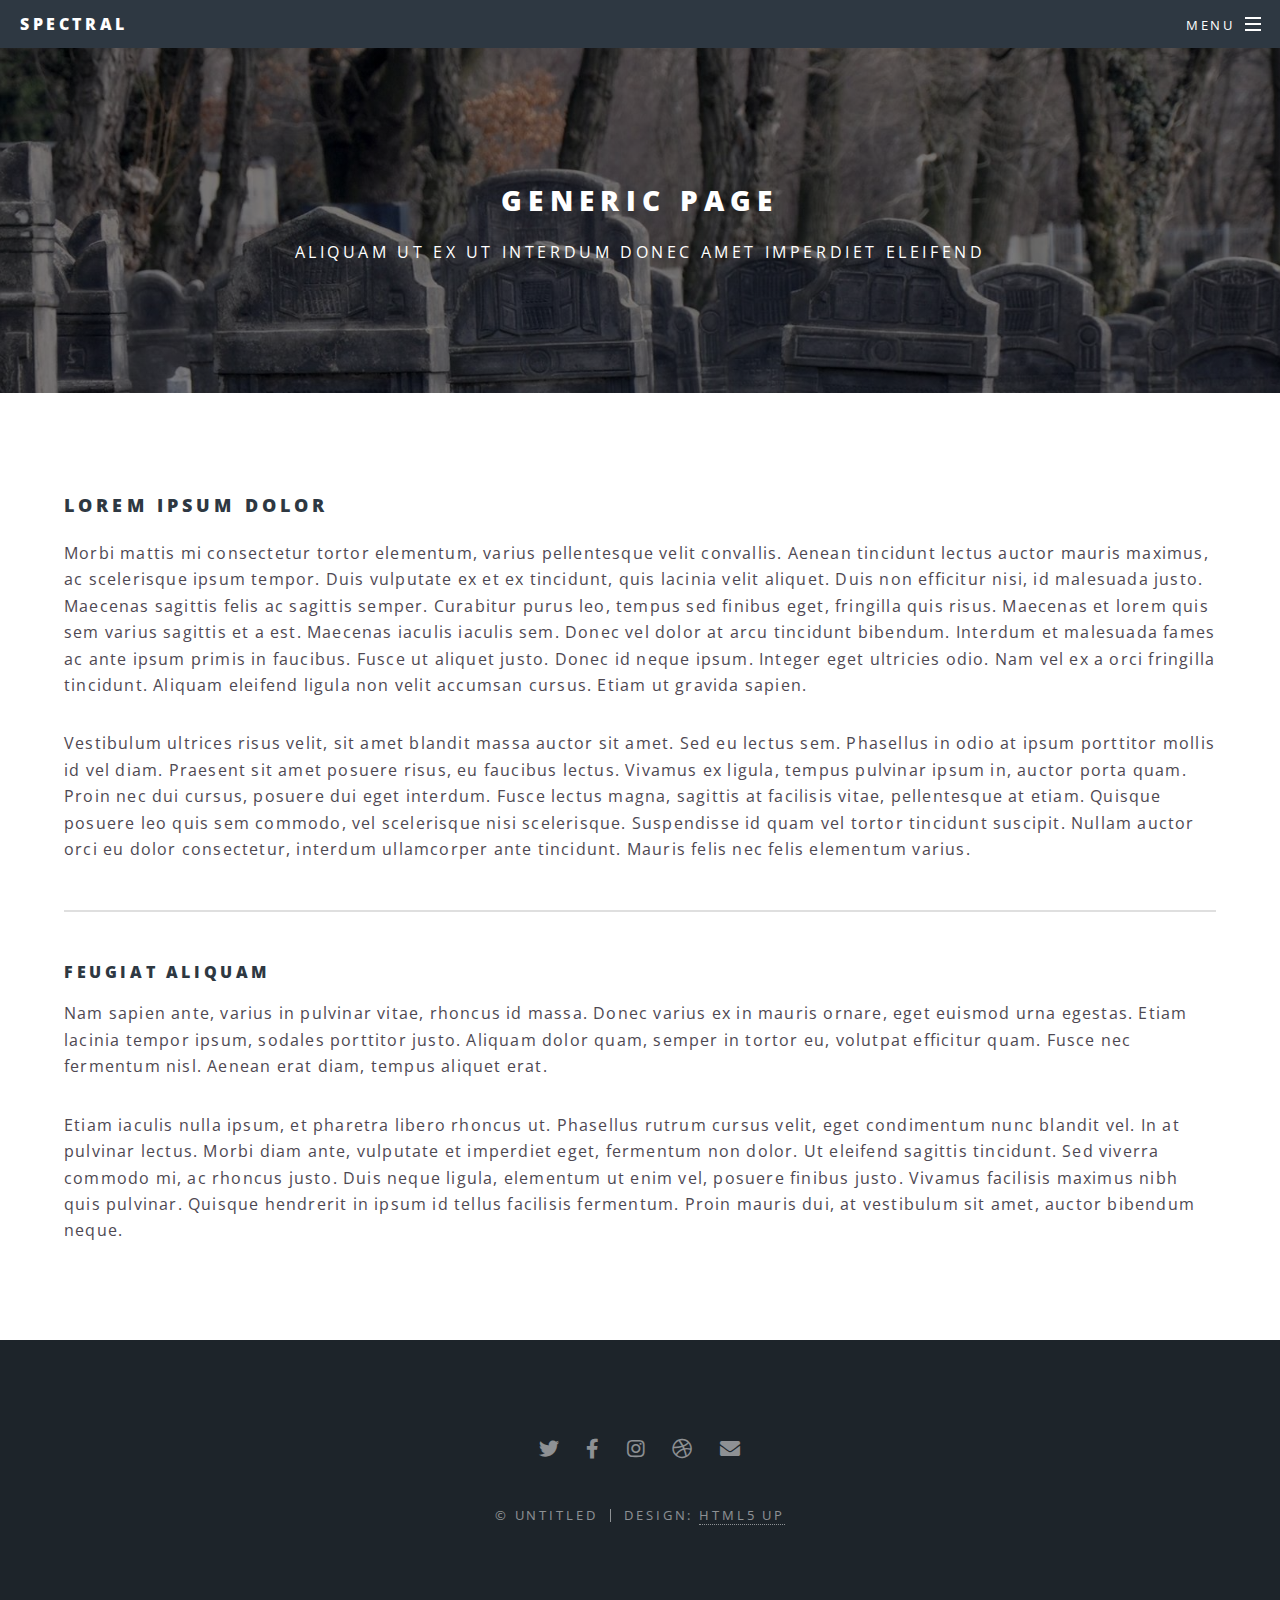
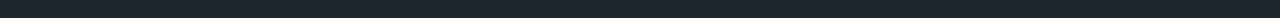
<file: renovations.html>
<!DOCTYPE HTML>
<!--
	Spectral by HTML5 UP
	html5up.net | @ajlkn
	Free for personal and commercial use under the CCA 3.0 license (html5up.net/license)
-->
<html>
	<head>
		<title>Generic - Spectral by HTML5 UP</title>
		<meta charset="utf-8" />
		<meta name="viewport" content="width=device-width, initial-scale=1, user-scalable=no" />
		<link rel="stylesheet" href="assets/css/main.css" />
		<noscript><link rel="stylesheet" href="assets/css/noscript.css" /></noscript>
	</head>
	<body class="is-preload">

		<!-- Page Wrapper -->
			<div id="page-wrapper">

				<!-- Header -->
					<header id="header">
						<h1><a href="index.html">Spectral</a></h1>
						<nav id="nav">
							<ul>
								<li class="special">
									<a href="#menu" class="menuToggle"><span>Menu</span></a>
									<div id="menu">
								
									</div>
								</li>
							</ul>
						</nav>
					</header>

				<!-- Main -->
					<article id="main">
						<header>
							<h2>Generic Page</h2>
							<p>Aliquam ut ex ut interdum donec amet imperdiet eleifend</p>
						</header>
						<section class="wrapper style5">
							<div class="inner">

								<h3>Lorem ipsum dolor</h3>
								<p>Morbi mattis mi consectetur tortor elementum, varius pellentesque velit convallis. Aenean tincidunt lectus auctor mauris maximus, ac scelerisque ipsum tempor. Duis vulputate ex et ex tincidunt, quis lacinia velit aliquet. Duis non efficitur nisi, id malesuada justo. Maecenas sagittis felis ac sagittis semper. Curabitur purus leo, tempus sed finibus eget, fringilla quis risus. Maecenas et lorem quis sem varius sagittis et a est. Maecenas iaculis iaculis sem. Donec vel dolor at arcu tincidunt bibendum. Interdum et malesuada fames ac ante ipsum primis in faucibus. Fusce ut aliquet justo. Donec id neque ipsum. Integer eget ultricies odio. Nam vel ex a orci fringilla tincidunt. Aliquam eleifend ligula non velit accumsan cursus. Etiam ut gravida sapien.</p>

								<p>Vestibulum ultrices risus velit, sit amet blandit massa auctor sit amet. Sed eu lectus sem. Phasellus in odio at ipsum porttitor mollis id vel diam. Praesent sit amet posuere risus, eu faucibus lectus. Vivamus ex ligula, tempus pulvinar ipsum in, auctor porta quam. Proin nec dui cursus, posuere dui eget interdum. Fusce lectus magna, sagittis at facilisis vitae, pellentesque at etiam. Quisque posuere leo quis sem commodo, vel scelerisque nisi scelerisque. Suspendisse id quam vel tortor tincidunt suscipit. Nullam auctor orci eu dolor consectetur, interdum ullamcorper ante tincidunt. Mauris felis nec felis elementum varius.</p>

								<hr />

								<h4>Feugiat aliquam</h4>
								<p>Nam sapien ante, varius in pulvinar vitae, rhoncus id massa. Donec varius ex in mauris ornare, eget euismod urna egestas. Etiam lacinia tempor ipsum, sodales porttitor justo. Aliquam dolor quam, semper in tortor eu, volutpat efficitur quam. Fusce nec fermentum nisl. Aenean erat diam, tempus aliquet erat.</p>

								<p>Etiam iaculis nulla ipsum, et pharetra libero rhoncus ut. Phasellus rutrum cursus velit, eget condimentum nunc blandit vel. In at pulvinar lectus. Morbi diam ante, vulputate et imperdiet eget, fermentum non dolor. Ut eleifend sagittis tincidunt. Sed viverra commodo mi, ac rhoncus justo. Duis neque ligula, elementum ut enim vel, posuere finibus justo. Vivamus facilisis maximus nibh quis pulvinar. Quisque hendrerit in ipsum id tellus facilisis fermentum. Proin mauris dui, at vestibulum sit amet, auctor bibendum neque.</p>

							</div>
						</section>
					</article>

				<!-- Footer -->
					<footer id="footer">
						<ul class="icons">
							<li><a href="#" class="icon brands fa-twitter"><span class="label">Twitter</span></a></li>
							<li><a href="#" class="icon brands fa-facebook-f"><span class="label">Facebook</span></a></li>
							<li><a href="#" class="icon brands fa-instagram"><span class="label">Instagram</span></a></li>
							<li><a href="#" class="icon brands fa-dribbble"><span class="label">Dribbble</span></a></li>
							<li><a href="#" class="icon solid fa-envelope"><span class="label">Email</span></a></li>
						</ul>
						<ul class="copyright">
							<li>&copy; Untitled</li><li>Design: <a href="http://html5up.net">HTML5 UP</a></li>
						</ul>
					</footer>

			</div>

		<!-- Scripts -->
			<script src="assets/js/jquery.min.js"></script>
			<script src="assets/js/jquery.scrollex.min.js"></script>
			<script src="assets/js/jquery.scrolly.min.js"></script>
			<script src="assets/js/browser.min.js"></script>
			<script src="assets/js/breakpoints.min.js"></script>
			<script src="assets/js/util.js"></script>
			<script src="assets/js/main.js"></script>
			<script src="app.js"></script>

	</body>
</html>
</file>
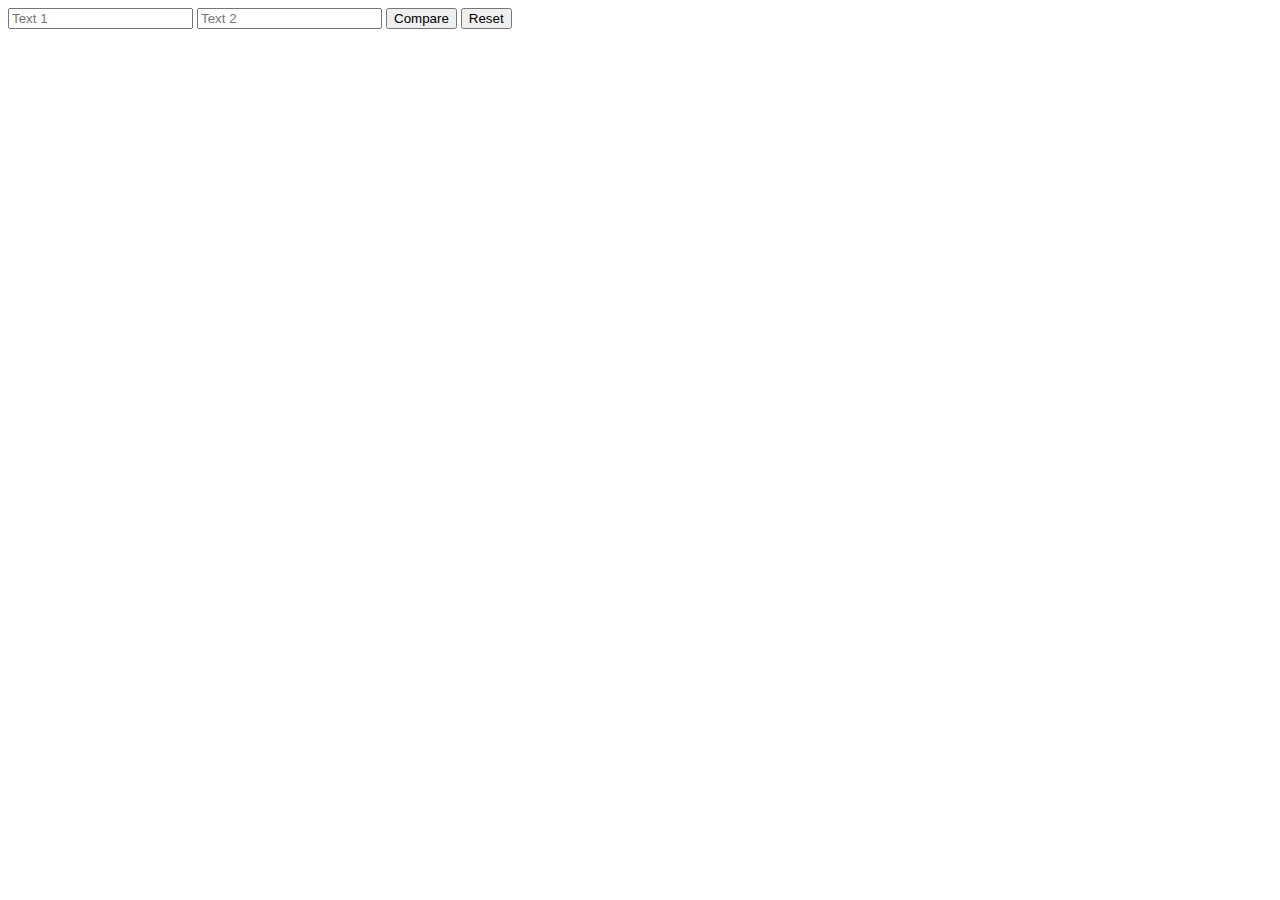
<file: stringSearch.html>
<html lang="en">

<head>
    <meta charset="UTF-8">
    <meta name="viewport" content="width=device-width, initial-scale=1.0">
    <meta http-equiv="X-UA-Compatible" content="ie=edge">
    <title>String search</title>
</head>

<body>
    <form id="form">
        <input type="text" placeholder="Text 1" id="text1">
        <input type="text" placeholder="Text 2" id="text2">
        <input type="submit" value="Compare" id="compare">
        <input type="reset" value="Reset" id="reset"></form>
    <p id="result"></p>
    </form>

    <script>
        const form = document.querySelector("#form");
        const result = document.querySelector("#result");



        form.addEventListener("submit", e => {
            e.preventDefault();
            const text1 = form.text1.value;
            const text2 = form.text2.value;
            let score = compareText(text1, text2);
            result.textContent = `${score}`;
            console.log(text1, text2);

        });


        function compareText(text1, text2) {
            let score = 1;
            if (text1 && text2) {
			     text1 = text1.toLowerCase();
                text2 = text2.toLowerCase();
                score=0;
                let shorter = '';
                let longer = '';

                if (text1.length <= text2.length) {
                    shorter = text1;
                    longer = text2;
                } else {
                    shorter = text2;
                    longer = text1;
                }

                let longerPosition = 0;
                for (let index = 0; index < shorter.length; index++) {
                    const letter = shorter[index];
                    for (let position = longerPosition; position < longer.length; position++) {
                        const element = longer[position];
                        if (element === letter) {
                            longerPosition = position + 1;
                            score++;
                            break;
                        }

                    }

                }
                console.log(score);
                score = score / shorter.length;


            }

            return score;
        }

    </script>
</body>

</html>
</file>
<file: assets/css/noscript.css>
/*
	Spectral by HTML5 UP
	html5up.net | @ajlkn
	Free for personal and commercial use under the CCA 3.0 license (html5up.net/license)
*/

/* Banner */

	body.is-preload #banner h2 {
		-moz-transform: none;
		-webkit-transform: none;
		-ms-transform: none;
		transform: none;
		opacity: 1;
	}

		body.is-preload #banner h2:before, body.is-preload #banner h2:after {
			width: 100%;
		}

	body.is-preload #banner .more {
		-moz-transform: none;
		-webkit-transform: none;
		-ms-transform: none;
		transform: none;
		opacity: 1;
	}

	body.is-preload #banner:after {
		opacity: 0;
	}
</file>
<file: assets/css/main.css>
@import url(fontawesome-all.min.css);
@import url("https://fonts.googleapis.com/css?family=Open+Sans:400,400italic,600,600italic,800,800italic");

/*
	Spectral by HTML5 UP
	html5up.net | @ajlkn
	Free for personal and commercial use under the CCA 3.0 license (html5up.net/license)
*/

html, body, div, span, applet, object,
iframe, h1, h2, h3, h4, h5, h6, p, blockquote,
pre, a, abbr, acronym, address, big, cite,
code, del, dfn, em, img, ins, kbd, q, s, samp,
small, strike, strong, sub, sup, tt, var, b,
u, i, center, dl, dt, dd, ol, ul, li, fieldset,
form, label, legend, table, caption, tbody,
tfoot, thead, tr, th, td, article, aside,
canvas, details, embed, figure, figcaption,
footer, header, hgroup, menu, nav, output, ruby,
section, summary, time, mark, audio, video {
	margin: 0;
	padding: 0;
	border: 0;
	font-size: 100%;
	font: inherit;
	vertical-align: baseline;}

article, aside, details, figcaption, figure,
footer, header, hgroup, menu, nav, section {
	display: block;}

body {
	line-height: 1;
}

ol, ul {
	list-style: none;
}

blockquote, q {
	quotes: none;
}

	blockquote:before, blockquote:after, q:before, q:after {
		content: '';
		content: none;
	}

table {
	border-collapse: collapse;
	border-spacing: 0;
}

body {
	-webkit-text-size-adjust: none;
}

mark {
	background-color: transparent;
	color: inherit;
}

input::-moz-focus-inner {
	border: 0;
	padding: 0;
}

input, select, textarea {
	-moz-appearance: none;
	-webkit-appearance: none;
	-ms-appearance: none;
	appearance: none;
}

/* Basic */

	@-ms-viewport {
		width: device-width;
	}

	html {
		box-sizing: border-box;
	}

	*, *:before, *:after {
		box-sizing: inherit;
	}

	body {
		background: #2e3842;
	}

		body.is-preload *, body.is-preload *:before, body.is-preload *:after {
			-moz-animation: none !important;
			-webkit-animation: none !important;
			-ms-animation: none !important;
			animation: none !important;
			-moz-transition: none !important;
			-webkit-transition: none !important;
			-ms-transition: none !important;
			transition: none !important;
		}

	body, input, select, textarea {
		color: #fff;
		font-family: "Open Sans", Helvetica, sans-serif;
		font-size: 15pt;
		font-weight: 400;
		letter-spacing: 0.075em;
		line-height: 1.65em;
	}

		@media screen and (max-width: 1680px) {

			body, input, select, textarea {
				font-size: 13pt;
			}

		}

		@media screen and (max-width: 1280px) {

			body, input, select, textarea {
				font-size: 12pt;
			}

		}

		@media screen and (max-width: 736px) {

			body, input, select, textarea {
				font-size: 11pt;
				letter-spacing: 0.0375em;
			}

		}

	a {
		-moz-transition: color 0.2s ease, border-bottom-color 0.2s ease;
		-webkit-transition: color 0.2s ease, border-bottom-color 0.2s ease;
		-ms-transition: color 0.2s ease, border-bottom-color 0.2s ease;
		transition: color 0.2s ease, border-bottom-color 0.2s ease;
		border-bottom: dotted 1px;
		color: inherit;
		text-decoration: none;
	}

		a:hover {
			border-bottom-color: transparent;
		}

	strong, b {
		color: #fff;
		font-weight: 600;
	}

	em, i {
		font-style: italic;
	}

	p {
		margin: 0 0 2em 0;
	}

	h1, h2, h3, h4, h5, h6 {
		color: #fff;
		font-weight: 800;
		letter-spacing: 0.225em;
		line-height: 1em;
		margin: 0 0 1em 0;
		text-transform: uppercase;
	}

		h1 a, h2 a, h3 a, h4 a, h5 a, h6 a {
			color: inherit;
			text-decoration: none;
		}

	h2 {
		font-size: 1.35em;
		line-height: 1.75em;
	}

		@media screen and (max-width: 736px) {

			h2 {
				font-size: 1.1em;
				line-height: 1.65em;
			}

		}

	h3 {
		font-size: 1.15em;
		line-height: 1.75em;
	}

		@media screen and (max-width: 736px) {

			h3 {
				font-size: 1em;
				line-height: 1.65em;
			}

		}

	h4 {
		font-size: 1em;
		line-height: 1.5em;
	}

	h5 {
		font-size: 0.8em;
		line-height: 1.5em;
	}

	h6 {
		font-size: 0.7em;
		line-height: 1.5em;
	}

	sub {
		font-size: 0.8em;
		position: relative;
		top: 0.5em;
	}

	sup {
		font-size: 0.8em;
		position: relative;
		top: -0.5em;
	}

	hr {
		border: 0;
		border-bottom: solid 2px #fff;
		margin: 3em 0;
	}

		hr.major {
			margin: 4.5em 0;
		}

	blockquote {
		border-left: solid 4px #fff;
		font-style: italic;
		margin: 0 0 2em 0;
		padding: 0.5em 0 0.5em 2em;
	}

	code {
		background: rgba(144, 144, 144, 0.25);
		border-radius: 3px;
		font-family: "Courier New", monospace;
		font-size: 0.9em;
		letter-spacing: 0;
		margin: 0 0.25em;
		padding: 0.25em 0.65em;
	}

	pre {
		-webkit-overflow-scrolling: touch;
		font-family: "Courier New", monospace;
		font-size: 0.9em;
		margin: 0 0 2em 0;
	}

		pre code {
			display: block;
			line-height: 1.75em;
			padding: 1em 1.5em;
			overflow-x: auto;
		}

	.align-left {
		text-align: left;
	}

	.align-center {
		text-align: center;
	}

	.align-right {
		text-align: right;
	}

/* Row */

	.row {
		display: flex;
		flex-wrap: wrap;
		box-sizing: border-box;
		align-items: stretch;
	}

		.row > * {
			box-sizing: border-box;
		}

		.row.gtr-uniform > * > :last-child {
			margin-bottom: 0;
		}

		.row.aln-left {
			justify-content: flex-start;
		}

		.row.aln-center {
			justify-content: center;
		}

		.row.aln-right {
			justify-content: flex-end;
		}

		.row.aln-top {
			align-items: flex-start;
		}

		.row.aln-middle {
			align-items: center;
		}

		.row.aln-bottom {
			align-items: flex-end;
		}

		.row > .imp {
			order: -1;
		}

		.row > .col-1 {
			width: 8.33333%;
		}

		.row > .off-1 {
			margin-left: 8.33333%;
		}

		.row > .col-2 {
			width: 16.66667%;
		}

		.row > .off-2 {
			margin-left: 16.66667%;
		}

		.row > .col-3 {
			width: 25%;
		}

		.row > .off-3 {
			margin-left: 25%;
		}

		.row > .col-4 {
			width: 33.33333%;
		}

		.row > .off-4 {
			margin-left: 33.33333%;
		}

		.row > .col-5 {
			width: 41.66667%;
		}

		.row > .off-5 {
			margin-left: 41.66667%;
		}

		.row > .col-6 {
			width: 50%;
		}

		.row > .off-6 {
			margin-left: 50%;
		}

		.row > .col-7 {
			width: 58.33333%;
		}

		.row > .off-7 {
			margin-left: 58.33333%;
		}

		.row > .col-8 {
			width: 66.66667%;
		}

		.row > .off-8 {
			margin-left: 66.66667%;
		}

		.row > .col-9 {
			width: 75%;
		}

		.row > .off-9 {
			margin-left: 75%;
		}

		.row > .col-10 {
			width: 83.33333%;
		}

		.row > .off-10 {
			margin-left: 83.33333%;
		}

		.row > .col-11 {
			width: 91.66667%;
		}

		.row > .off-11 {
			margin-left: 91.66667%;
		}

		.row > .col-12 {
			width: 100%;
		}

		.row > .off-12 {
			margin-left: 100%;
		}

		.row.gtr-0 {
			margin-top: 0;
			margin-left: 0em;
		}

			.row.gtr-0 > * {
				padding: 0 0 0 0em;
			}

			.row.gtr-0.gtr-uniform {
				margin-top: 0em;
			}

				.row.gtr-0.gtr-uniform > * {
					padding-top: 0em;
				}

		.row.gtr-25 {
			margin-top: 0;
			margin-left: -0.375em;
		}

			.row.gtr-25 > * {
				padding: 0 0 0 0.375em;
			}

			.row.gtr-25.gtr-uniform {
				margin-top: -0.375em;
			}

				.row.gtr-25.gtr-uniform > * {
					padding-top: 0.375em;
				}

		.row.gtr-50 {
			margin-top: 0;
			margin-left: -0.75em;
		}

			.row.gtr-50 > * {
				padding: 0 0 0 0.75em;
			}

			.row.gtr-50.gtr-uniform {
				margin-top: -0.75em;
			}

				.row.gtr-50.gtr-uniform > * {
					padding-top: 0.75em;
				}

		.row {
			margin-top: 0;
			margin-left: -1.5em;
		}

			.row > * {
				padding: 0 0 0 1.5em;
			}

			.row.gtr-uniform {
				margin-top: -1.5em;
			}

				.row.gtr-uniform > * {
					padding-top: 1.5em;
				}

		.row.gtr-150 {
			margin-top: 0;
			margin-left: -2.25em;
		}

			.row.gtr-150 > * {
				padding: 0 0 0 2.25em;
			}

			.row.gtr-150.gtr-uniform {
				margin-top: -2.25em;
			}

				.row.gtr-150.gtr-uniform > * {
					padding-top: 2.25em;
				}

		.row.gtr-200 {
			margin-top: 0;
			margin-left: -3em;
		}

			.row.gtr-200 > * {
				padding: 0 0 0 3em;
			}

			.row.gtr-200.gtr-uniform {
				margin-top: -3em;
			}

				.row.gtr-200.gtr-uniform > * {
					padding-top: 3em;
				}

		@media screen and (max-width: 1680px) {

			.row {
				display: flex;
				flex-wrap: wrap;
				box-sizing: border-box;
				align-items: stretch;
			}

				.row > * {
					box-sizing: border-box;
				}

				.row.gtr-uniform > * > :last-child {
					margin-bottom: 0;
				}

				.row.aln-left {
					justify-content: flex-start;
				}

				.row.aln-center {
					justify-content: center;
				}

				.row.aln-right {
					justify-content: flex-end;
				}

				.row.aln-top {
					align-items: flex-start;
				}

				.row.aln-middle {
					align-items: center;
				}

				.row.aln-bottom {
					align-items: flex-end;
				}

				.row > .imp-xlarge {
					order: -1;
				}

				.row > .col-1-xlarge {
					width: 8.33333%;
				}

				.row > .off-1-xlarge {
					margin-left: 8.33333%;
				}

				.row > .col-2-xlarge {
					width: 16.66667%;
				}

				.row > .off-2-xlarge {
					margin-left: 16.66667%;
				}

				.row > .col-3-xlarge {
					width: 25%;
				}

				.row > .off-3-xlarge {
					margin-left: 25%;
				}

				.row > .col-4-xlarge {
					width: 33.33333%;
				}

				.row > .off-4-xlarge {
					margin-left: 33.33333%;
				}

				.row > .col-5-xlarge {
					width: 41.66667%;
				}

				.row > .off-5-xlarge {
					margin-left: 41.66667%;
				}

				.row > .col-6-xlarge {
					width: 50%;
				}

				.row > .off-6-xlarge {
					margin-left: 50%;
				}

				.row > .col-7-xlarge {
					width: 58.33333%;
				}

				.row > .off-7-xlarge {
					margin-left: 58.33333%;
				}

				.row > .col-8-xlarge {
					width: 66.66667%;
				}

				.row > .off-8-xlarge {
					margin-left: 66.66667%;
				}

				.row > .col-9-xlarge {
					width: 75%;
				}

				.row > .off-9-xlarge {
					margin-left: 75%;
				}

				.row > .col-10-xlarge {
					width: 83.33333%;
				}

				.row > .off-10-xlarge {
					margin-left: 83.33333%;
				}

				.row > .col-11-xlarge {
					width: 91.66667%;
				}

				.row > .off-11-xlarge {
					margin-left: 91.66667%;
				}

				.row > .col-12-xlarge {
					width: 100%;
				}

				.row > .off-12-xlarge {
					margin-left: 100%;
				}

				.row.gtr-0 {
					margin-top: 0;
					margin-left: 0em;
				}

					.row.gtr-0 > * {
						padding: 0 0 0 0em;
					}

					.row.gtr-0.gtr-uniform {
						margin-top: 0em;
					}

						.row.gtr-0.gtr-uniform > * {
							padding-top: 0em;
						}

				.row.gtr-25 {
					margin-top: 0;
					margin-left: -0.375em;
				}

					.row.gtr-25 > * {
						padding: 0 0 0 0.375em;
					}

					.row.gtr-25.gtr-uniform {
						margin-top: -0.375em;
					}

						.row.gtr-25.gtr-uniform > * {
							padding-top: 0.375em;
						}

				.row.gtr-50 {
					margin-top: 0;
					margin-left: -0.75em;
				}

					.row.gtr-50 > * {
						padding: 0 0 0 0.75em;
					}

					.row.gtr-50.gtr-uniform {
						margin-top: -0.75em;
					}

						.row.gtr-50.gtr-uniform > * {
							padding-top: 0.75em;
						}

				.row {
					margin-top: 0;
					margin-left: -1.5em;
				}

					.row > * {
						padding: 0 0 0 1.5em;
					}

					.row.gtr-uniform {
						margin-top: -1.5em;
					}

						.row.gtr-uniform > * {
							padding-top: 1.5em;
						}

				.row.gtr-150 {
					margin-top: 0;
					margin-left: -2.25em;
				}

					.row.gtr-150 > * {
						padding: 0 0 0 2.25em;
					}

					.row.gtr-150.gtr-uniform {
						margin-top: -2.25em;
					}

						.row.gtr-150.gtr-uniform > * {
							padding-top: 2.25em;
						}

				.row.gtr-200 {
					margin-top: 0;
					margin-left: -3em;
				}

					.row.gtr-200 > * {
						padding: 0 0 0 3em;
					}

					.row.gtr-200.gtr-uniform {
						margin-top: -3em;
					}

						.row.gtr-200.gtr-uniform > * {
							padding-top: 3em;
						}

		}

		@media screen and (max-width: 1280px) {

			.row {
				display: flex;
				flex-wrap: wrap;
				box-sizing: border-box;
				align-items: stretch;
			}

				.row > * {
					box-sizing: border-box;
				}

				.row.gtr-uniform > * > :last-child {
					margin-bottom: 0;
				}

				.row.aln-left {
					justify-content: flex-start;
				}

				.row.aln-center {
					justify-content: center;
				}

				.row.aln-right {
					justify-content: flex-end;
				}

				.row.aln-top {
					align-items: flex-start;
				}

				.row.aln-middle {
					align-items: center;
				}

				.row.aln-bottom {
					align-items: flex-end;
				}

				.row > .imp-large {
					order: -1;
				}

				.row > .col-1-large {
					width: 8.33333%;
				}

				.row > .off-1-large {
					margin-left: 8.33333%;
				}

				.row > .col-2-large {
					width: 16.66667%;
				}

				.row > .off-2-large {
					margin-left: 16.66667%;
				}

				.row > .col-3-large {
					width: 25%;
				}

				.row > .off-3-large {
					margin-left: 25%;
				}

				.row > .col-4-large {
					width: 33.33333%;
				}

				.row > .off-4-large {
					margin-left: 33.33333%;
				}

				.row > .col-5-large {
					width: 41.66667%;
				}

				.row > .off-5-large {
					margin-left: 41.66667%;
				}

				.row > .col-6-large {
					width: 50%;
				}

				.row > .off-6-large {
					margin-left: 50%;
				}

				.row > .col-7-large {
					width: 58.33333%;
				}

				.row > .off-7-large {
					margin-left: 58.33333%;
				}

				.row > .col-8-large {
					width: 66.66667%;
				}

				.row > .off-8-large {
					margin-left: 66.66667%;
				}

				.row > .col-9-large {
					width: 75%;
				}

				.row > .off-9-large {
					margin-left: 75%;
				}

				.row > .col-10-large {
					width: 83.33333%;
				}

				.row > .off-10-large {
					margin-left: 83.33333%;
				}

				.row > .col-11-large {
					width: 91.66667%;
				}

				.row > .off-11-large {
					margin-left: 91.66667%;
				}

				.row > .col-12-large {
					width: 100%;
				}

				.row > .off-12-large {
					margin-left: 100%;
				}

				.row.gtr-0 {
					margin-top: 0;
					margin-left: 0em;
				}

					.row.gtr-0 > * {
						padding: 0 0 0 0em;
					}

					.row.gtr-0.gtr-uniform {
						margin-top: 0em;
					}

						.row.gtr-0.gtr-uniform > * {
							padding-top: 0em;
						}

				.row.gtr-25 {
					margin-top: 0;
					margin-left: -0.375em;
				}

					.row.gtr-25 > * {
						padding: 0 0 0 0.375em;
					}

					.row.gtr-25.gtr-uniform {
						margin-top: -0.375em;
					}

						.row.gtr-25.gtr-uniform > * {
							padding-top: 0.375em;
						}

				.row.gtr-50 {
					margin-top: 0;
					margin-left: -0.75em;
				}

					.row.gtr-50 > * {
						padding: 0 0 0 0.75em;
					}

					.row.gtr-50.gtr-uniform {
						margin-top: -0.75em;
					}

						.row.gtr-50.gtr-uniform > * {
							padding-top: 0.75em;
						}

				.row {
					margin-top: 0;
					margin-left: -1.5em;
				}

					.row > * {
						padding: 0 0 0 1.5em;
					}

					.row.gtr-uniform {
						margin-top: -1.5em;
					}

						.row.gtr-uniform > * {
							padding-top: 1.5em;
						}

				.row.gtr-150 {
					margin-top: 0;
					margin-left: -2.25em;
				}

					.row.gtr-150 > * {
						padding: 0 0 0 2.25em;
					}

					.row.gtr-150.gtr-uniform {
						margin-top: -2.25em;
					}

						.row.gtr-150.gtr-uniform > * {
							padding-top: 2.25em;
						}

				.row.gtr-200 {
					margin-top: 0;
					margin-left: -3em;
				}

					.row.gtr-200 > * {
						padding: 0 0 0 3em;
					}

					.row.gtr-200.gtr-uniform {
						margin-top: -3em;
					}

						.row.gtr-200.gtr-uniform > * {
							padding-top: 3em;
						}

		}

		@media screen and (max-width: 980px) {

			.row {
				display: flex;
				flex-wrap: wrap;
				box-sizing: border-box;
				align-items: stretch;
			}

				.row > * {
					box-sizing: border-box;
				}

				.row.gtr-uniform > * > :last-child {
					margin-bottom: 0;
				}

				.row.aln-left {
					justify-content: flex-start;
				}

				.row.aln-center {
					justify-content: center;
				}

				.row.aln-right {
					justify-content: flex-end;
				}

				.row.aln-top {
					align-items: flex-start;
				}

				.row.aln-middle {
					align-items: center;
				}

				.row.aln-bottom {
					align-items: flex-end;
				}

				.row > .imp-medium {
					order: -1;
				}

				.row > .col-1-medium {
					width: 8.33333%;
				}

				.row > .off-1-medium {
					margin-left: 8.33333%;
				}

				.row > .col-2-medium {
					width: 16.66667%;
				}

				.row > .off-2-medium {
					margin-left: 16.66667%;
				}

				.row > .col-3-medium {
					width: 25%;
				}

				.row > .off-3-medium {
					margin-left: 25%;
				}

				.row > .col-4-medium {
					width: 33.33333%;
				}

				.row > .off-4-medium {
					margin-left: 33.33333%;
				}

				.row > .col-5-medium {
					width: 41.66667%;
				}

				.row > .off-5-medium {
					margin-left: 41.66667%;
				}

				.row > .col-6-medium {
					width: 50%;
				}

				.row > .off-6-medium {
					margin-left: 50%;
				}

				.row > .col-7-medium {
					width: 58.33333%;
				}

				.row > .off-7-medium {
					margin-left: 58.33333%;
				}

				.row > .col-8-medium {
					width: 66.66667%;
				}

				.row > .off-8-medium {
					margin-left: 66.66667%;
				}

				.row > .col-9-medium {
					width: 75%;
				}

				.row > .off-9-medium {
					margin-left: 75%;
				}

				.row > .col-10-medium {
					width: 83.33333%;
				}

				.row > .off-10-medium {
					margin-left: 83.33333%;
				}

				.row > .col-11-medium {
					width: 91.66667%;
				}

				.row > .off-11-medium {
					margin-left: 91.66667%;
				}

				.row > .col-12-medium {
					width: 100%;
				}

				.row > .off-12-medium {
					margin-left: 100%;
				}

				.row.gtr-0 {
					margin-top: 0;
					margin-left: 0em;
				}

					.row.gtr-0 > * {
						padding: 0 0 0 0em;
					}

					.row.gtr-0.gtr-uniform {
						margin-top: 0em;
					}

						.row.gtr-0.gtr-uniform > * {
							padding-top: 0em;
						}

				.row.gtr-25 {
					margin-top: 0;
					margin-left: -0.375em;
				}

					.row.gtr-25 > * {
						padding: 0 0 0 0.375em;
					}

					.row.gtr-25.gtr-uniform {
						margin-top: -0.375em;
					}

						.row.gtr-25.gtr-uniform > * {
							padding-top: 0.375em;
						}

				.row.gtr-50 {
					margin-top: 0;
					margin-left: -0.75em;
				}

					.row.gtr-50 > * {
						padding: 0 0 0 0.75em;
					}

					.row.gtr-50.gtr-uniform {
						margin-top: -0.75em;
					}

						.row.gtr-50.gtr-uniform > * {
							padding-top: 0.75em;
						}

				.row {
					margin-top: 0;
					margin-left: -1.5em;
				}

					.row > * {
						padding: 0 0 0 1.5em;
					}

					.row.gtr-uniform {
						margin-top: -1.5em;
					}

						.row.gtr-uniform > * {
							padding-top: 1.5em;
						}

				.row.gtr-150 {
					margin-top: 0;
					margin-left: -2.25em;
				}

					.row.gtr-150 > * {
						padding: 0 0 0 2.25em;
					}

					.row.gtr-150.gtr-uniform {
						margin-top: -2.25em;
					}

						.row.gtr-150.gtr-uniform > * {
							padding-top: 2.25em;
						}

				.row.gtr-200 {
					margin-top: 0;
					margin-left: -3em;
				}

					.row.gtr-200 > * {
						padding: 0 0 0 3em;
					}

					.row.gtr-200.gtr-uniform {
						margin-top: -3em;
					}

						.row.gtr-200.gtr-uniform > * {
							padding-top: 3em;
						}

		}

		@media screen and (max-width: 736px) {

			.row {
				display: flex;
				flex-wrap: wrap;
				box-sizing: border-box;
				align-items: stretch;
			}

				.row > * {
					box-sizing: border-box;
				}

				.row.gtr-uniform > * > :last-child {
					margin-bottom: 0;
				}

				.row.aln-left {
					justify-content: flex-start;
				}

				.row.aln-center {
					justify-content: center;
				}

				.row.aln-right {
					justify-content: flex-end;
				}

				.row.aln-top {
					align-items: flex-start;
				}

				.row.aln-middle {
					align-items: center;
				}

				.row.aln-bottom {
					align-items: flex-end;
				}

				.row > .imp-small {
					order: -1;
				}

				.row > .col-1-small {
					width: 8.33333%;
				}

				.row > .off-1-small {
					margin-left: 8.33333%;
				}

				.row > .col-2-small {
					width: 16.66667%;
				}

				.row > .off-2-small {
					margin-left: 16.66667%;
				}

				.row > .col-3-small {
					width: 25%;
				}

				.row > .off-3-small {
					margin-left: 25%;
				}

				.row > .col-4-small {
					width: 33.33333%;
				}

				.row > .off-4-small {
					margin-left: 33.33333%;
				}

				.row > .col-5-small {
					width: 41.66667%;
				}

				.row > .off-5-small {
					margin-left: 41.66667%;
				}

				.row > .col-6-small {
					width: 50%;
				}

				.row > .off-6-small {
					margin-left: 50%;
				}

				.row > .col-7-small {
					width: 58.33333%;
				}

				.row > .off-7-small {
					margin-left: 58.33333%;
				}

				.row > .col-8-small {
					width: 66.66667%;
				}

				.row > .off-8-small {
					margin-left: 66.66667%;
				}

				.row > .col-9-small {
					width: 75%;
				}

				.row > .off-9-small {
					margin-left: 75%;
				}

				.row > .col-10-small {
					width: 83.33333%;
				}

				.row > .off-10-small {
					margin-left: 83.33333%;
				}

				.row > .col-11-small {
					width: 91.66667%;
				}

				.row > .off-11-small {
					margin-left: 91.66667%;
				}

				.row > .col-12-small {
					width: 100%;
				}

				.row > .off-12-small {
					margin-left: 100%;
				}

				.row.gtr-0 {
					margin-top: 0;
					margin-left: 0em;
				}

					.row.gtr-0 > * {
						padding: 0 0 0 0em;
					}

					.row.gtr-0.gtr-uniform {
						margin-top: 0em;
					}

						.row.gtr-0.gtr-uniform > * {
							padding-top: 0em;
						}

				.row.gtr-25 {
					margin-top: 0;
					margin-left: -0.375em;
				}

					.row.gtr-25 > * {
						padding: 0 0 0 0.375em;
					}

					.row.gtr-25.gtr-uniform {
						margin-top: -0.375em;
					}

						.row.gtr-25.gtr-uniform > * {
							padding-top: 0.375em;
						}

				.row.gtr-50 {
					margin-top: 0;
					margin-left: -0.75em;
				}

					.row.gtr-50 > * {
						padding: 0 0 0 0.75em;
					}

					.row.gtr-50.gtr-uniform {
						margin-top: -0.75em;
					}

						.row.gtr-50.gtr-uniform > * {
							padding-top: 0.75em;
						}

				.row {
					margin-top: 0;
					margin-left: -1.5em;
				}

					.row > * {
						padding: 0 0 0 1.5em;
					}

					.row.gtr-uniform {
						margin-top: -1.5em;
					}

						.row.gtr-uniform > * {
							padding-top: 1.5em;
						}

				.row.gtr-150 {
					margin-top: 0;
					margin-left: -2.25em;
				}

					.row.gtr-150 > * {
						padding: 0 0 0 2.25em;
					}

					.row.gtr-150.gtr-uniform {
						margin-top: -2.25em;
					}

						.row.gtr-150.gtr-uniform > * {
							padding-top: 2.25em;
						}

				.row.gtr-200 {
					margin-top: 0;
					margin-left: -3em;
				}

					.row.gtr-200 > * {
						padding: 0 0 0 3em;
					}

					.row.gtr-200.gtr-uniform {
						margin-top: -3em;
					}

						.row.gtr-200.gtr-uniform > * {
							padding-top: 3em;
						}

		}

		@media screen and (max-width: 480px) {

			.row {
				display: flex;
				flex-wrap: wrap;
				box-sizing: border-box;
				align-items: stretch;
			}

				.row > * {
					box-sizing: border-box;
				}

				.row.gtr-uniform > * > :last-child {
					margin-bottom: 0;
				}

				.row.aln-left {
					justify-content: flex-start;
				}

				.row.aln-center {
					justify-content: center;
				}

				.row.aln-right {
					justify-content: flex-end;
				}

				.row.aln-top {
					align-items: flex-start;
				}

				.row.aln-middle {
					align-items: center;
				}

				.row.aln-bottom {
					align-items: flex-end;
				}

				.row > .imp-xsmall {
					order: -1;
				}

				.row > .col-1-xsmall {
					width: 8.33333%;
				}

				.row > .off-1-xsmall {
					margin-left: 8.33333%;
				}

				.row > .col-2-xsmall {
					width: 16.66667%;
				}

				.row > .off-2-xsmall {
					margin-left: 16.66667%;
				}

				.row > .col-3-xsmall {
					width: 25%;
				}

				.row > .off-3-xsmall {
					margin-left: 25%;
				}

				.row > .col-4-xsmall {
					width: 33.33333%;
				}

				.row > .off-4-xsmall {
					margin-left: 33.33333%;
				}

				.row > .col-5-xsmall {
					width: 41.66667%;
				}

				.row > .off-5-xsmall {
					margin-left: 41.66667%;
				}

				.row > .col-6-xsmall {
					width: 50%;
				}

				.row > .off-6-xsmall {
					margin-left: 50%;
				}

				.row > .col-7-xsmall {
					width: 58.33333%;
				}

				.row > .off-7-xsmall {
					margin-left: 58.33333%;
				}

				.row > .col-8-xsmall {
					width: 66.66667%;
				}

				.row > .off-8-xsmall {
					margin-left: 66.66667%;
				}

				.row > .col-9-xsmall {
					width: 75%;
				}

				.row > .off-9-xsmall {
					margin-left: 75%;
				}

				.row > .col-10-xsmall {
					width: 83.33333%;
				}

				.row > .off-10-xsmall {
					margin-left: 83.33333%;
				}

				.row > .col-11-xsmall {
					width: 91.66667%;
				}

				.row > .off-11-xsmall {
					margin-left: 91.66667%;
				}

				.row > .col-12-xsmall {
					width: 100%;
				}

				.row > .off-12-xsmall {
					margin-left: 100%;
				}

				.row.gtr-0 {
					margin-top: 0;
					margin-left: 0em;
				}

					.row.gtr-0 > * {
						padding: 0 0 0 0em;
					}

					.row.gtr-0.gtr-uniform {
						margin-top: 0em;
					}

						.row.gtr-0.gtr-uniform > * {
							padding-top: 0em;
						}

				.row.gtr-25 {
					margin-top: 0;
					margin-left: -0.375em;
				}

					.row.gtr-25 > * {
						padding: 0 0 0 0.375em;
					}

					.row.gtr-25.gtr-uniform {
						margin-top: -0.375em;
					}

						.row.gtr-25.gtr-uniform > * {
							padding-top: 0.375em;
						}

				.row.gtr-50 {
					margin-top: 0;
					margin-left: -0.75em;
				}

					.row.gtr-50 > * {
						padding: 0 0 0 0.75em;
					}

					.row.gtr-50.gtr-uniform {
						margin-top: -0.75em;
					}

						.row.gtr-50.gtr-uniform > * {
							padding-top: 0.75em;
						}

				.row {
					margin-top: 0;
					margin-left: -1.5em;
				}

					.row > * {
						padding: 0 0 0 1.5em;
					}

					.row.gtr-uniform {
						margin-top: -1.5em;
					}

						.row.gtr-uniform > * {
							padding-top: 1.5em;
						}

				.row.gtr-150 {
					margin-top: 0;
					margin-left: -2.25em;
				}

					.row.gtr-150 > * {
						padding: 0 0 0 2.25em;
					}

					.row.gtr-150.gtr-uniform {
						margin-top: -2.25em;
					}

						.row.gtr-150.gtr-uniform > * {
							padding-top: 2.25em;
						}

				.row.gtr-200 {
					margin-top: 0;
					margin-left: -3em;
				}

					.row.gtr-200 > * {
						padding: 0 0 0 3em;
					}

					.row.gtr-200.gtr-uniform {
						margin-top: -3em;
					}

						.row.gtr-200.gtr-uniform > * {
							padding-top: 3em;
						}

		}

/* Section/Article */

	section.special, article.special {
		text-align: center;
	}

	header p {
		color: rgba(255, 255, 255, 0.5);
		position: relative;
		top: -0.25em;
	}

	header h3 + p {
		font-size: 1.1em;
	}

	header h4 + p,
	header h5 + p,
	header h6 + p {
		font-size: 0.9em;
	}

	header.major {
		margin: 0 0 3.5em 0;
	}

		header.major h2, header.major h3, header.major h4, header.major h5, header.major h6 {
			border-bottom: solid 2px #fff;
			display: inline-block;
			padding-bottom: 1em;
			position: relative;
		}

			header.major h2:after, header.major h3:after, header.major h4:after, header.major h5:after, header.major h6:after {
				content: '';
				display: block;
				height: 1px;
			}

		header.major p {
			color: #fff;
			top: 0;
		}

		@media screen and (max-width: 736px) {

			header.major {
				margin: 0 0 2em 0;
			}

		}

	@media screen and (max-width: 980px) {

		header br {
			display: none;
		}

	}

/* Form */

	form {
		margin: 0 0 2em 0;
	}

	label {
		color: #fff;
		display: block;
		font-size: 0.9em;
		font-weight: 600;
		margin: 0 0 1em 0;
	}

	input[type="text"],
	input[type="password"],
	input[type="email"],
	select,
	textarea {
		-moz-appearance: none;
		-webkit-appearance: none;
		-ms-appearance: none;
		appearance: none;
		background-color: rgba(144, 144, 144, 0.25);
		border-radius: 3px;
		border: none;
		color: inherit;
		display: block;
		outline: 0;
		padding: 0 1em;
		text-decoration: none;
		width: 100%;
	}

		input[type="text"]:invalid,
		input[type="password"]:invalid,
		input[type="email"]:invalid,
		select:invalid,
		textarea:invalid {
			box-shadow: none;
		}

		input[type="text"]:focus,
		input[type="password"]:focus,
		input[type="email"]:focus,
		select:focus,
		textarea:focus {
			box-shadow: 0 0 0 2px #339fc1;
		}

	select {
		background-size: 1.25em;
		background-repeat: no-repeat;
		background-position: calc(100% - 1em) center;
		height: 2.75em;
		padding-right: 2.75em;
		text-overflow: ellipsis;
	}

		select:focus::-ms-value {
			background-color: transparent;
		}

		select::-ms-expand {
			display: none;
		}

	input[type="text"],
	input[type="password"],
	input[type="email"],
	select {
		height: 2.75em;
	}

	textarea {
		padding: 0.75em 1em;
	}

	input[type="checkbox"],
	input[type="radio"] {
		-moz-appearance: none;
		-webkit-appearance: none;
		-ms-appearance: none;
		appearance: none;
		display: block;
		float: left;
		margin-right: -2em;
		opacity: 0;
		width: 1em;
		z-index: -1;
	}

		input[type="checkbox"] + label,
		input[type="radio"] + label {
			text-decoration: none;
			color: #fff;
			cursor: pointer;
			display: inline-block;
			font-size: 1em;
			font-weight: 400;
			padding-left: 2.4em;
			padding-right: 0.75em;
			position: relative;
		}

			input[type="checkbox"] + label:before,
			input[type="radio"] + label:before {
				-moz-osx-font-smoothing: grayscale;
				-webkit-font-smoothing: antialiased;
				display: inline-block;
				font-style: normal;
				font-variant: normal;
				text-rendering: auto;
				line-height: 1;
				text-transform: none !important;
				font-family: 'Font Awesome 5 Free';
				font-weight: 900;
			}

			input[type="checkbox"] + label:before,
			input[type="radio"] + label:before {
				background: rgba(144, 144, 144, 0.25);
				border-radius: 3px;
				content: '';
				display: inline-block;
				font-size: 0.8em;
				height: 2.0625em;
				left: 0;
				line-height: 2.0625em;
				position: absolute;
				text-align: center;
				top: 0;
				width: 2.0625em;
			}

		input[type="checkbox"]:checked + label:before,
		input[type="radio"]:checked + label:before {
			background: #2e3842;
			color: #fff;
			content: '\f00c';
		}

		input[type="checkbox"]:focus + label:before,
		input[type="radio"]:focus + label:before {
			box-shadow: 0 0 0 2px #339fc1;
		}

	input[type="checkbox"] + label:before {
		border-radius: 3px;
	}

	input[type="radio"] + label:before {
		border-radius: 100%;
	}

	::-webkit-input-placeholder {
		color: rgba(255, 255, 255, 0.5) !important;
		opacity: 1.0;
	}

	:-moz-placeholder {
		color: rgba(255, 255, 255, 0.5) !important;
		opacity: 1.0;
	}

	::-moz-placeholder {
		color: rgba(255, 255, 255, 0.5) !important;
		opacity: 1.0;
	}

	:-ms-input-placeholder {
		color: rgba(255, 255, 255, 0.5) !important;
		opacity: 1.0;
	}

/* Box */

	.box {
		border-radius: 3px;
		border: solid 2px #fff;
		margin-bottom: 2em;
		padding: 1.5em;
	}

		.box > :last-child,
		.box > :last-child > :last-child,
		.box > :last-child > :last-child > :last-child {
			margin-bottom: 0;
		}

		.box.alt {
			border: 0;
			border-radius: 0;
			padding: 0;
		}

/* Icon */

	.icon {
		text-decoration: none;
		border-bottom: none;
		position: relative;
	}

		.icon:before {
			-moz-osx-font-smoothing: grayscale;
			-webkit-font-smoothing: antialiased;
			display: inline-block;
			font-style: normal;
			font-variant: normal;
			text-rendering: auto;
			line-height: 1;
			text-transform: none !important;
			font-family: 'Font Awesome 5 Free';
			font-weight: 400;
		}

		.icon > .label {
			display: none;
		}

		.icon:before {
			line-height: inherit;
		}

		.icon.solid:before {
			font-weight: 900;
		}

		.icon.brands:before {
			font-family: 'Font Awesome 5 Brands';
		}

		.icon.major {
			-moz-transform: rotate(-45deg);
			-webkit-transform: rotate(-45deg);
			-ms-transform: rotate(-45deg);
			transform: rotate(-45deg);
			border-radius: 3px;
			border: solid 2px #fff;
			display: inline-block;
			font-size: 1.35em;
			height: calc(3em + 2px);
			line-height: 3em;
			text-align: center;
			width: calc(3em + 2px);
		}

			.icon.major:before {
				-moz-transform: rotate(45deg);
				-webkit-transform: rotate(45deg);
				-ms-transform: rotate(45deg);
				transform: rotate(45deg);
				display: inline-block;
				font-size: 1.5em;
			}

			@media screen and (max-width: 736px) {

				.icon.major {
					font-size: 1em;
				}

			}

		.icon.style1 {
			color: #00ffcc;
		}

		.icon.style2 {
			color: #00f0ff;
		}

		.icon.style3 {
			color: #76ddff;
		}

/* Image */

	.image {
		border-radius: 3px;
		border: 0;
		display: inline-block;
		position: relative;
	}

		.image img {
			border-radius: 3px;
			display: block;
		}

		.image.left {
			float: left;
			margin: 0 2em 2em 0;
			top: 0.25em;
		}

		.image.right {
			float: right;
			margin: 0 0 2em 2em;
			top: 0.25em;
		}

		.image.left, .image.right {
			max-width: 40%;
		}

			.image.left img, .image.right img {
				width: 100%;
			}

		.image.fit {
			display: block;
			margin: 0 0 2em 0;
			width: 100%;
		}

			.image.fit img {
				width: 100%;
			}

/* List */

	ol {
		list-style: decimal;
		margin: 0 0 2em 0;
		padding-left: 1.25em;
	}

		ol li {
			padding-left: 0.25em;
		}

	ul {
		list-style: disc;
		margin: 0 0 2em 0;
		padding-left: 1em;
	}

		ul li {
			padding-left: 0.5em;
		}

		ul.alt {
			list-style: none;
			padding-left: 0;
		}

			ul.alt li {
				border-top: solid 1px #fff;
				padding: 0.5em 0;
			}

				ul.alt li:first-child {
					border-top: 0;
					padding-top: 0;
				}

	dl {
		margin: 0 0 2em 0;
	}
		ul.calendar {
			list-style-type: none;
			margin: 0em;
			padding: 0em;
	  		text-align: justify;
	  }
/* Actions */

	ul.actions {
		display: -moz-flex;
		display: -webkit-flex;
		display: -ms-flex;
		display: flex;
		cursor: default;
		list-style: none;
		margin-left: -2em;
		padding-left: 0;
		justify-content: center;
	
	}

		ul.actions li {
			padding: 0 0 0 2em;
			vertical-align: middle;
		}

		ul.actions.special {
			-moz-justify-content: center;
			-webkit-justify-content: center;
			-ms-justify-content: center;
			justify-content: center;
			width: 100%;
			margin-left: 0;
		}

			ul.actions.special li:first-child {
				padding-left: 0;
			}

		ul.actions.stacked {
			-moz-flex-direction: column;
			-webkit-flex-direction: column;
			-ms-flex-direction: column;
			flex-direction: column;
			margin-left: 0;
		}

			ul.actions.stacked li {
				padding: 1em 0 0 0;
			}

				ul.actions.stacked li:first-child {
					padding-top: 0;
				}

		ul.actions.fit {
			width: calc(100% + 1em);
		}

			ul.actions.fit li {
				-moz-flex-grow: 1;
				-webkit-flex-grow: 1;
				-ms-flex-grow: 1;
				flex-grow: 1;
				-moz-flex-shrink: 1;
				-webkit-flex-shrink: 1;
				-ms-flex-shrink: 1;
				flex-shrink: 1;
				width: 100%;
			}

				ul.actions.fit li > * {
					width: 100%;
				}

			ul.actions.fit.stacked {
				width: 100%;
			}

		@media screen and (max-width: 480px) {

			ul.actions:not(.fixed) {
				-moz-flex-direction: column;
				-webkit-flex-direction: column;
				-ms-flex-direction: column;
				flex-direction: column;
				margin-left: 0;
				width: 100% !important;
			}

				ul.actions:not(.fixed) li {
					-moz-flex-grow: 1;
					-webkit-flex-grow: 1;
					-ms-flex-grow: 1;
					flex-grow: 1;
					-moz-flex-shrink: 1;
					-webkit-flex-shrink: 1;
					-ms-flex-shrink: 1;
					flex-shrink: 1;
					padding: 1em 0 0 0;
					text-align: center;
					width: 100%;
				}

					ul.actions:not(.fixed) li > * {
						width: 100%;
					}

					ul.actions:not(.fixed) li:first-child {
						padding-top: 0;
					}

					ul.actions:not(.fixed) li input[type="submit"],
					ul.actions:not(.fixed) li input[type="reset"],
					ul.actions:not(.fixed) li input[type="button"],
					ul.actions:not(.fixed) li button,
					ul.actions:not(.fixed) li .button {
						width: 100%;
					}

						ul.actions:not(.fixed) li input[type="submit"].icon:before,
						ul.actions:not(.fixed) li input[type="reset"].icon:before,
						ul.actions:not(.fixed) li input[type="button"].icon:before,
						ul.actions:not(.fixed) li button.icon:before,
						ul.actions:not(.fixed) li .button.icon:before {
							margin-left: -0.5em;
						}

		}

/* Icons */

	ul.icons {
		cursor: default;
		list-style: none;
		padding-left: 0;
	}

		ul.icons li {
			display: inline-block;
			padding: 0 1em 0 0;
		}

			ul.icons li:last-child {
				padding-right: 0 !important;
			}

		ul.icons.major {
			padding: 1em 0;
		}

			ul.icons.major li {
				padding-right: 3.5em;
			}

				@media screen and (max-width: 736px) {

					ul.icons.major li {
						padding: 0 1em !important;
					}

				}

/* Table */

	.table-wrapper {
		-webkit-overflow-scrolling: touch;
		overflow-x: auto;
	}

	table {
		margin: 0 0 2em 0;
		width: 100%;
	}

		table tbody tr {
			border: solid 1px #fff;
			border-left: 0;
			border-right: 0;
		}

			/* table tbody tr:nth-child(2n + 1) {
				background-color: rgba(144, 144, 144, 0.25);
			} */

		table td {
			padding: 0.75em 0.75em;
		}

		table th {
			color: #fff;
			font-size: 0.9em;
			font-weight: 600;
			padding: 0 0.75em 0.75em 0.75em;
			text-align: center;
		}

		table thead {
			border-bottom: solid 2px #fff;
		}

		table tfoot {
			border-top: solid 2px #fff;
		}

		table.alt {
			border-collapse: separate;
		}

			table.alt tbody tr td {
				border: solid 1px #fff;
				border-left-width: 0;
				border-top-width: 0;
			}

				table.alt tbody tr td:first-child {
					border-left-width: 1px;
				}

			table.alt tbody tr:first-child td {
				border-top-width: 1px;
			}

			table.alt thead {
				border-bottom: 0;
			}

			table.alt tfoot {
				border-top: 0;
			}

/* Button */

	input[type="submit"],
	input[type="reset"],
	input[type="button"],
	button,
	.button {
		-moz-appearance: none;
		-webkit-appearance: none;
		-ms-appearance: none;
		appearance: none;
		-moz-transition: background-color 0.2s ease-in-out, color 0.2s ease-in-out;
		-webkit-transition: background-color 0.2s ease-in-out, color 0.2s ease-in-out;
		-ms-transition: background-color 0.2s ease-in-out, color 0.2s ease-in-out;
		transition: background-color 0.2s ease-in-out, color 0.2s ease-in-out;
		background-color: transparent;
		border-radius: 3px;
		border: 0;
		box-shadow: inset 0 0 0 2px #fff;
		color: #fff;
		cursor: pointer;
		display: inline-block;
		font-size: 0.8em;
		font-weight: 600;
		height: 3.125em;
		letter-spacing: 0.225em;
		line-height: 3.125em;
		max-width: 30em;
		padding: 0 2.75em;
		text-align: center;
		text-decoration: none;
		text-transform: uppercase;
		white-space: nowrap;
		overflow: hidden;
		text-overflow: ellipsis;
	}

		input[type="submit"]:hover,
		input[type="reset"]:hover,
		input[type="button"]:hover,
		button:hover,
		.button:hover {
			background-color: rgba(144, 144, 144, 0.25);
		}

		input[type="submit"]:active,
		input[type="reset"]:active,
		input[type="button"]:active,
		button:active,
		.button:active {
			background-color: rgba(144, 144, 144, 0.5);
		}

		input[type="submit"].icon:before,
		input[type="reset"].icon:before,
		input[type="button"].icon:before,
		button.icon:before,
		.button.icon:before {
			margin-right: 0.5em;
		}

		input[type="submit"].fit,
		input[type="reset"].fit,
		input[type="button"].fit,
		button.fit,
		.button.fit {
			width: 100%;
		}

		input[type="submit"].small,
		input[type="reset"].small,
		input[type="button"].small,
		button.small,
		.button.small {
			font-size: 0.8em;
		}

		input[type="submit"].large,
		input[type="reset"].large,
		input[type="button"].large,
		button.large,
		.button.large {
			font-size: 1.35em;
		}

		input[type="submit"].primary,
		input[type="reset"].primary,
		input[type="button"].primary,
		button.primary,
		.button.primary {
			background-color: #ed4933;
			color: #ffffff !important;
		}

			input[type="submit"].primary:hover,
			input[type="reset"].primary:hover,
			input[type="button"].primary:hover,
			button.primary:hover,
			.button.primary:hover {
				background-color: #ef5e4a !important;
			}

			input[type="submit"].primary:active,
			input[type="reset"].primary:active,
			input[type="button"].primary:active,
			button.primary:active,
			.button.primary:active {
				background-color: #eb341c !important;
			}

		input[type="submit"].disabled, input[type="submit"]:disabled,
		input[type="reset"].disabled,
		input[type="reset"]:disabled,
		input[type="button"].disabled,
		input[type="button"]:disabled,
		button.disabled,
		button:disabled,
		.button.disabled,
		.button:disabled {
			pointer-events: none;
			opacity: 0.25;
		}

		@media screen and (max-width: 736px) {

			input[type="submit"],
			input[type="reset"],
			input[type="button"],
			button,
			.button {
				height: 3.75em;
				line-height: 3.75em;
			}

		}

/* Features */

	.features {
		display: -moz-flex;
		display: -webkit-flex;
		display: -ms-flex;
		display: flex;
		-moz-flex-wrap: wrap;
		-webkit-flex-wrap: wrap;
		-ms-flex-wrap: wrap;
		flex-wrap: wrap;
		-moz-justify-content: center;
		-webkit-justify-content: center;
		-ms-justify-content: center;
		justify-content: center;
		list-style: none;
		padding: 0;
		width: 100%;
	}

		.features li {
			padding: 4em 4em 2em 6em ;
			display: block;
			position: relative;
			text-align: left;
			width: 50%;
		}

			.features li:nth-child(1) {
				background-color: rgba(0, 0, 0, 0.035);
			}

			.features li:nth-child(2) {
				background-color: rgba(0, 0, 0, 0.07);
			}

			.features li:nth-child(3) {
				background-color: rgba(0, 0, 0, 0.105);
			}

			.features li:nth-child(4) {
				background-color: rgba(0, 0, 0, 0.14);
			}

			.features li:nth-child(5) {
				background-color: rgba(0, 0, 0, 0.175);
			}

			.features li:nth-child(6) {
				background-color: rgba(0, 0, 0, 0.21);
			}

			.features li:nth-child(7) {
				background-color: rgba(0, 0, 0, 0.245);
			}

			.features li:nth-child(8) {
				background-color: rgba(0, 0, 0, 0.28);
			}

			.features li:nth-child(9) {
				background-color: rgba(0, 0, 0, 0.315);
			}

			.features li:nth-child(10) {
				background-color: rgba(0, 0, 0, 0.35);
			}

			.features li:before {
				display: block;
				color: #00ffcc;
				position: absolute;
				left: 1.75em;
				top: 2.75em;
				font-size: 1.5em;
			}

			.features li:nth-child(1) {
				border-top-left-radius: 3px;
			}

			.features li:nth-child(2) {
				border-top-right-radius: 3px;
			}

			.features li:nth-last-child(1) {
				border-bottom-right-radius: 3px;
			}

			.features li:nth-last-child(2) {
				border-bottom-left-radius: 3px;
			}

			@media screen and (max-width: 980px) {

				.features li {
					padding: 3em 2em 1em 2em ;
					text-align: center;
				}

					.features li:before {
						left: 0;
						margin: 0 0 1em 0;
						position: relative;
						top: 0;
					}

			}

			@media screen and (max-width: 736px) {

				.features li {
					padding: 3em 0 1em 0 ;
					background-color: transparent !important;
					border-top: solid 2px #fff;
					width: 100%;
				}

					.features li:first-child {
						border-top: 0;
					}

			}

/* Spotlight */

	.spotlight {
		-moz-align-items: center;
		-webkit-align-items: center;
		-ms-align-items: center;
		align-items: center;
		display: -moz-flex;
		display: -webkit-flex;
		display: -ms-flex;
		display: flex;
	}

		.spotlight .image {
			-moz-order: 1;
			-webkit-order: 1;
			-ms-order: 1;
			order: 1;
			border-radius: 0;
			width: 40%;
		}

			.spotlight .image img {
				border-radius: 0;
				width: 100%;
			}

		.spotlight .content {
			padding: 2em 4em 0.1em 4em ;
			-moz-order: 2;
			-webkit-order: 2;
			-ms-order: 2;
			order: 2;
			max-width: 48em;
			width: 60%;
		}

		.spotlight:nth-child(2n) {
			-moz-flex-direction: row-reverse;
			-webkit-flex-direction: row-reverse;
			-ms-flex-direction: row-reverse;
			flex-direction: row-reverse;
		}

		.spotlight:nth-child(1) {
			background-color: rgba(0, 0, 0, 0.075);
		}

		.spotlight:nth-child(2) {
			background-color: rgba(0, 0, 0, 0.15);
		}

		.spotlight:nth-child(3) {
			background-color: rgba(0, 0, 0, 0.225);
		}

		.spotlight:nth-child(4) {
			background-color: rgba(0, 0, 0, 0.3);
		}

		.spotlight:nth-child(5) {
			background-color: rgba(0, 0, 0, 0.375);
		}

		.spotlight:nth-child(6) {
			background-color: rgba(0, 0, 0, 0.45);
		}

		.spotlight:nth-child(7) {
			background-color: rgba(0, 0, 0, 0.525);
		}

		.spotlight:nth-child(8) {
			background-color: rgba(0, 0, 0, 0.6);
		}

		.spotlight:nth-child(9) {
			background-color: rgba(0, 0, 0, 0.675);
		}

		.spotlight:nth-child(10) {
			background-color: rgba(0, 0, 0, 0.75);
		}

		@media screen and (max-width: 1280px) {

			.spotlight .image {
				width: 45%;
			}

			.spotlight .content {
				width: 55%;
			}

		}

		@media screen and (max-width: 980px) {

			.spotlight {
				display: block;
			}

				.spotlight br {
					display: none;
				}

				.spotlight .image {
					width: 100%;
				}

				.spotlight .content {
					padding: 4em 3em 2em 3em ;
					max-width: none;
					text-align: center;
					width: 100%;
				}

		}

		@media screen and (max-width: 736px) {

			.spotlight .content {
				padding: 3em 2em 1em 2em ;
			}

		}

/* Wrapper */

	.wrapper {
		padding: 6em 0 4em 0 ;
	}

		.wrapper > .inner {
			width: 60em;
			margin: 0 auto;
		}

			@media screen and (max-width: 1280px) {

				.wrapper > .inner {
					width: 90%;
				}

			}

			@media screen and (max-width: 980px) {

				.wrapper > .inner {
					width: 100%;
				}

			}

		.wrapper.alt {
			padding: 0;
		}

		.wrapper.style1 {
			background-color: #928c72;
			color: #c8ece9;
		}

			.wrapper.style1 strong, .wrapper.style1 b {
				color: #ffffff;
			}

			.wrapper.style1 h2, .wrapper.style1 h3, .wrapper.style1 h4, .wrapper.style1 h5, .wrapper.style1 h6 {
				color: #ffffff;
			}

			.wrapper.style1 hr {
				border-color: rgba(0, 0, 0, 0.125);
			}

			.wrapper.style1 blockquote {
				border-color: rgba(0, 0, 0, 0.125);
			}

			.wrapper.style1 code {
				background: rgba(255, 255, 255, 0.075);
			}

			.wrapper.style1 header p {
				color: #a6e0db;
			}

			.wrapper.style1 header.major h2, .wrapper.style1 header.major h3, .wrapper.style1 header.major h4, .wrapper.style1 header.major h5, .wrapper.style1 header.major h6 {
				border-color: rgba(0, 0, 0, 0.125);
			}

			.wrapper.style1 header.major p {
				color: #c8ece9;
			}

			.wrapper.style1 label {
				color: #ffffff;
			}

			.wrapper.style1 input[type="text"],
			.wrapper.style1 input[type="password"],
			.wrapper.style1 input[type="email"],
			.wrapper.style1 select,
			.wrapper.style1 textarea {
				background-color: rgba(255, 255, 255, 0.075);
			}

			.wrapper.style1 select {
				background-image: url("data:image/svg+xml;charset=utf8,%3Csvg xmlns='http://www.w3.org/2000/svg' width='40' height='40' preserveAspectRatio='none' viewBox='0 0 40 40'%3E%3Cpath d='M9.4,12.3l10.4,10.4l10.4-10.4c0.2-0.2,0.5-0.4,0.9-0.4c0.3,0,0.6,0.1,0.9,0.4l3.3,3.3c0.2,0.2,0.4,0.5,0.4,0.9 c0,0.4-0.1,0.6-0.4,0.9L20.7,31.9c-0.2,0.2-0.5,0.4-0.9,0.4c-0.3,0-0.6-0.1-0.9-0.4L4.3,17.3c-0.2-0.2-0.4-0.5-0.4-0.9 c0-0.4,0.1-0.6,0.4-0.9l3.3-3.3c0.2-0.2,0.5-0.4,0.9-0.4S9.1,12.1,9.4,12.3z' fill='rgba(0, 0, 0, 0.125)' /%3E%3C/svg%3E");
			}

				.wrapper.style1 select option {
					color: #ffffff;
					background: #928c72;
				}

			.wrapper.style1 input[type="checkbox"] + label,
			.wrapper.style1 input[type="radio"] + label {
				color: #c8ece9;
			}

				.wrapper.style1 input[type="checkbox"] + label:before,
				.wrapper.style1 input[type="radio"] + label:before {
					background: rgba(255, 255, 255, 0.075);
				}

			.wrapper.style1 input[type="checkbox"]:checked + label:before,
			.wrapper.style1 input[type="radio"]:checked + label:before {
				background: #ffffff;
				color: #928c72;
			}

			.wrapper.style1 ::-webkit-input-placeholder {
				color: #a6e0db !important;
			}

			.wrapper.style1 :-moz-placeholder {
				color: #a6e0db !important;
			}

			.wrapper.style1 ::-moz-placeholder {
				color: #a6e0db !important;
			}

			.wrapper.style1 :-ms-input-placeholder {
				color: #a6e0db !important;
			}

			.wrapper.style1 .formerize-placeholder {
				color: #a6e0db !important;
			}

			.wrapper.style1 .icon.major {
				border-color: rgba(0, 0, 0, 0.125);
			}

			.wrapper.style1 ul.alt li {
				border-color: rgba(0, 0, 0, 0.125);
			}

			.wrapper.style1 table tbody tr {
				border-color: rgba(0, 0, 0, 0.125);
			}

				.wrapper.style1 table tbody tr:nth-child(2n + 1) {
					background-color: rgba(255, 255, 255, 0.075);
				}

			.wrapper.style1 table th {
				color: #ffffff;
			}

			.wrapper.style1 table thead {
				border-color: rgba(0, 0, 0, 0.125);
			}

			.wrapper.style1 table tfoot {
				border-color: rgba(0, 0, 0, 0.125);
			}

			.wrapper.style1 table.alt tbody tr td {
				border-color: rgba(0, 0, 0, 0.125);
			}

			.wrapper.style1 input[type="submit"],
			.wrapper.style1 input[type="reset"],
			.wrapper.style1 input[type="button"],
			.wrapper.style1 button,
			.wrapper.style1 .button {
				box-shadow: inset 0 0 0 2px rgba(0, 0, 0, 0.125);
				color: #ffffff;
			}

				.wrapper.style1 input[type="submit"]:hover,
				.wrapper.style1 input[type="reset"]:hover,
				.wrapper.style1 input[type="button"]:hover,
				.wrapper.style1 button:hover,
				.wrapper.style1 .button:hover {
					background-color: rgba(255, 255, 255, 0.075);
				}

				.wrapper.style1 input[type="submit"]:active,
				.wrapper.style1 input[type="reset"]:active,
				.wrapper.style1 input[type="button"]:active,
				.wrapper.style1 button:active,
				.wrapper.style1 .button:active {
					background-color: rgba(255, 255, 255, 0.2);
				}

			@media screen and (max-width: 736px) {

				.wrapper.style1 .features li {
					border-top-color: rgba(0, 0, 0, 0.125);
				}

			}

		.wrapper.style2 {
			background-color: #2e3842;
		}

		.wrapper.style3 {
			background-color: #0a4455;
			color: #d3d4e4;
		}

			.wrapper.style3 strong, .wrapper.style3 b {
				color: #ffffff;
			}

			.wrapper.style3 h2, .wrapper.style3 h3, .wrapper.style3 h4, .wrapper.style3 h5, .wrapper.style3 h6 {
				color: #ffffff;
			}

			.wrapper.style3 hr {
				border-color: rgba(0, 0, 0, 0.125);
			}

			.wrapper.style3 blockquote {
				border-color: rgba(0, 0, 0, 0.125);
			}

			.wrapper.style3 code {
				background: rgba(255, 255, 255, 0.075);
			}

			.wrapper.style3 header p {
				color: #b9bad4;
			}

			.wrapper.style3 header.major h2, .wrapper.style3 header.major h3, .wrapper.style3 header.major h4, .wrapper.style3 header.major h5, .wrapper.style3 header.major h6 {
				border-color: rgba(0, 0, 0, 0.125);
			}

			.wrapper.style3 header.major p {
				color: #d3d4e4;
			}

			.wrapper.style3 label {
				color: #ffffff;
			}

			.wrapper.style3 input[type="text"],
			.wrapper.style3 input[type="password"],
			.wrapper.style3 input[type="email"],
			.wrapper.style3 select,
			.wrapper.style3 textarea {
				background-color: rgba(255, 255, 255, 0.075);
			}

			.wrapper.style3 select {
				background-image: url("data:image/svg+xml;charset=utf8,%3Csvg xmlns='http://www.w3.org/2000/svg' width='40' height='40' preserveAspectRatio='none' viewBox='0 0 40 40'%3E%3Cpath d='M9.4,12.3l10.4,10.4l10.4-10.4c0.2-0.2,0.5-0.4,0.9-0.4c0.3,0,0.6,0.1,0.9,0.4l3.3,3.3c0.2,0.2,0.4,0.5,0.4,0.9 c0,0.4-0.1,0.6-0.4,0.9L20.7,31.9c-0.2,0.2-0.5,0.4-0.9,0.4c-0.3,0-0.6-0.1-0.9-0.4L4.3,17.3c-0.2-0.2-0.4-0.5-0.4-0.9 c0-0.4,0.1-0.6,0.4-0.9l3.3-3.3c0.2-0.2,0.5-0.4,0.9-0.4S9.1,12.1,9.4,12.3z' fill='rgba(0, 0, 0, 0.125)' /%3E%3C/svg%3E");
			}

				.wrapper.style3 select option {
					color: #ffffff;
					background: #505393;
				}

			.wrapper.style3 input[type="checkbox"] + label,
			.wrapper.style3 input[type="radio"] + label {
				color: #d3d4e4;
			}

				.wrapper.style3 input[type="checkbox"] + label:before,
				.wrapper.style3 input[type="radio"] + label:before {
					background: rgba(255, 255, 255, 0.075);
				}

			.wrapper.style3 input[type="checkbox"]:checked + label:before,
			.wrapper.style3 input[type="radio"]:checked + label:before {
				background: #ffffff;
				color: #928c72;
			}

			.wrapper.style3 ::-webkit-input-placeholder {
				color: #b9bad4 !important;
			}

			.wrapper.style3 :-moz-placeholder {
				color: #b9bad4 !important;
			}

			.wrapper.style3 ::-moz-placeholder {
				color: #b9bad4 !important;
			}

			.wrapper.style3 :-ms-input-placeholder {
				color: #b9bad4 !important;
			}

			.wrapper.style3 .formerize-placeholder {
				color: #b9bad4 !important;
			}

			.wrapper.style3 .icon.major {
				border-color: rgba(0, 0, 0, 0.125);
			}

			.wrapper.style3 ul.alt li {
				border-color: rgba(0, 0, 0, 0.125);
			}

			.wrapper.style3 table tbody tr {
				border-color: rgba(0, 0, 0, 0.125);
			}

				.wrapper.style3 table tbody tr:nth-child(2n + 1) {
					background-color: rgba(255, 255, 255, 0.075);
				}

			.wrapper.style3 table th {
				color: #ffffff;
			}

			.wrapper.style3 table thead {
				border-color: rgba(0, 0, 0, 0.125);
			}

			.wrapper.style3 table tfoot {
				border-color: rgba(0, 0, 0, 0.125);
			}

			.wrapper.style3 table.alt tbody tr td {
				border-color: rgba(0, 0, 0, 0.125);
			}

			.wrapper.style3 input[type="submit"],
			.wrapper.style3 input[type="reset"],
			.wrapper.style3 input[type="button"],
			.wrapper.style3 button,
			.wrapper.style3 .button {
				box-shadow: inset 0 0 0 2px rgba(0, 0, 0, 0.125);
				color: #ffffff;
			}

				.wrapper.style3 input[type="submit"]:hover,
				.wrapper.style3 input[type="reset"]:hover,
				.wrapper.style3 input[type="button"]:hover,
				.wrapper.style3 button:hover,
				.wrapper.style3 .button:hover {
					background-color: rgba(255, 255, 255, 0.075);
				}

				.wrapper.style3 input[type="submit"]:active,
				.wrapper.style3 input[type="reset"]:active,
				.wrapper.style3 input[type="button"]:active,
				.wrapper.style3 button:active,
				.wrapper.style3 .button:active {
					background-color: rgba(255, 255, 255, 0.2);
				}

			@media screen and (max-width: 736px) {

				.wrapper.style3 .features li {
					border-top-color: rgba(0, 0, 0, 0.125);
				}

			}

		.wrapper.style4 {
			background-color: transparent;
		}

		.wrapper.style5 {
			background-color: #ffffff;
			color: #4E4852;
		}

			.wrapper.style5 strong, .wrapper.style5 b {
				color: #2E3842;
			}

			.wrapper.style5 h2, .wrapper.style5 h3, .wrapper.style5 h4, .wrapper.style5 h5, .wrapper.style5 h6 {
				color: #2E3842;
			}

			.wrapper.style5 hr {
				border-color: #dfdfdf;
			}

			.wrapper.style5 blockquote {
				border-color: #dfdfdf;
			}

			.wrapper.style5 code {
				background: rgba(0, 0, 0, 0.0375);
			}

			.wrapper.style5 header p {
				color: #8E8892;
			}

			.wrapper.style5 header.major h2, .wrapper.style5 header.major h3, .wrapper.style5 header.major h4, .wrapper.style5 header.major h5, .wrapper.style5 header.major h6 {
				border-color: #dfdfdf;
			}

			.wrapper.style5 header.major p {
				color: #4E4852;
			}

			.wrapper.style5 label {
				color: #2E3842;
			}

			.wrapper.style5 input[type="text"],
			.wrapper.style5 input[type="password"],
			.wrapper.style5 input[type="email"],
			.wrapper.style5 select,
			.wrapper.style5 textarea {
				background-color: rgba(0, 0, 0, 0.0375);
			}

			.wrapper.style5 select {
				background-image: url("data:image/svg+xml;charset=utf8,%3Csvg xmlns='http://www.w3.org/2000/svg' width='40' height='40' preserveAspectRatio='none' viewBox='0 0 40 40'%3E%3Cpath d='M9.4,12.3l10.4,10.4l10.4-10.4c0.2-0.2,0.5-0.4,0.9-0.4c0.3,0,0.6,0.1,0.9,0.4l3.3,3.3c0.2,0.2,0.4,0.5,0.4,0.9 c0,0.4-0.1,0.6-0.4,0.9L20.7,31.9c-0.2,0.2-0.5,0.4-0.9,0.4c-0.3,0-0.6-0.1-0.9-0.4L4.3,17.3c-0.2-0.2-0.4-0.5-0.4-0.9 c0-0.4,0.1-0.6,0.4-0.9l3.3-3.3c0.2-0.2,0.5-0.4,0.9-0.4S9.1,12.1,9.4,12.3z' fill='%23dfdfdf' /%3E%3C/svg%3E");
			}

				.wrapper.style5 select option {
					color: #2E3842;
					background: #ffffff;
				}

			.wrapper.style5 input[type="checkbox"] + label,
			.wrapper.style5 input[type="radio"] + label {
				color: #4E4852;
			}

				.wrapper.style5 input[type="checkbox"] + label:before,
				.wrapper.style5 input[type="radio"] + label:before {
					background: rgba(0, 0, 0, 0.0375);
				}

			.wrapper.style5 input[type="checkbox"]:checked + label:before,
			.wrapper.style5 input[type="radio"]:checked + label:before {
				background: #2E3842;
				color: #ffffff;
			}

			.wrapper.style5 ::-webkit-input-placeholder {
				color: #8E8892 !important;
			}

			.wrapper.style5 :-moz-placeholder {
				color: #8E8892 !important;
			}

			.wrapper.style5 ::-moz-placeholder {
				color: #8E8892 !important;
			}

			.wrapper.style5 :-ms-input-placeholder {
				color: #8E8892 !important;
			}

			.wrapper.style5 .formerize-placeholder {
				color: #8E8892 !important;
			}

			.wrapper.style5 .icon.major {
				border-color: #dfdfdf;
			}

			.wrapper.style5 ul.alt li {
				border-color: #dfdfdf;
			}

			.wrapper.style5 table tbody tr {
				border-color: #dfdfdf;
			}

				/* .wrapper.style5 table tbody tr:nth-child(2n + 1) {
					background-color: rgba(0, 0, 0, 0.0375);
				} */

			.wrapper.style5 table th {
				color: #2E3842;
			}

			.wrapper.style5 table thead {
				border-color: #dfdfdf;
			}

			.wrapper.style5 table tfoot {
				border-color: #dfdfdf;
			}

			.wrapper.style5 table.alt tbody tr td {
				border-color: #dfdfdf;
			}

			.wrapper.style5 input[type="submit"],
			.wrapper.style5 input[type="reset"],
			.wrapper.style5 input[type="button"],
			.wrapper.style5 button,
			.wrapper.style5 .button {
				box-shadow: inset 0 0 0 2px #dfdfdf;
				color: #2E3842;
			}

				.wrapper.style5 input[type="submit"]:hover,
				.wrapper.style5 input[type="reset"]:hover,
				.wrapper.style5 input[type="button"]:hover,
				.wrapper.style5 button:hover,
				.wrapper.style5 .button:hover {
					background-color: rgba(0, 0, 0, 0.0375);
				}

				.wrapper.style5 input[type="submit"]:active,
				.wrapper.style5 input[type="reset"]:active,
				.wrapper.style5 input[type="button"]:active,
				.wrapper.style5 button:active,
				.wrapper.style5 .button:active {
					background-color: rgba(0, 0, 0, 0.1);
				}

			@media screen and (max-width: 736px) {

				.wrapper.style5 .features li {
					border-top-color: #dfdfdf;
				}

			}

		@media screen and (max-width: 980px) {

			.wrapper {
				padding: 4em 3em 2em 3em ;
			}

		}

		@media screen and (max-width: 736px) {

			.wrapper {
				padding: 3em 2em 1em 2em ;
			}

		}

/* Page Wrapper + Menu */

	#page-wrapper {
		-moz-transition: opacity 0.5s ease;
		-webkit-transition: opacity 0.5s ease;
		-ms-transition: opacity 0.5s ease;
		transition: opacity 0.5s ease;
		opacity: 1;
		padding-top: 3em;
	}

		#page-wrapper:before {
			background: rgba(0, 0, 0, 0);
			content: '';
			display: block;
			display: none;
			height: 100%;
			left: 0;
			position: fixed;
			top: 0;
			width: 100%;
			z-index: 10001;
		}

	#menu {
		-moz-transform: translateX(20em);
		-webkit-transform: translateX(20em);
		-ms-transform: translateX(20em);
		transform: translateX(20em);
		-moz-transition: -moz-transform 0.5s ease;
		-webkit-transition: -webkit-transform 0.5s ease;
		-ms-transition: -ms-transform 0.5s ease;
		transition: transform 0.5s ease;
		-webkit-overflow-scrolling: touch;
		background: #339fc1;
		color: #ffffff;
		height: 100%;
		max-width: 80%;
		overflow-y: auto;
		padding: 3em 2em;
		position: fixed;
		right: 0;
		top: 0;
		width: 20em;
		z-index: 10002;
	}

		#menu ul {
			list-style: none;
			padding: 0;
		}

			#menu ul > li {
				border-top: solid 1px rgba(0, 0, 0, 0.125);
				margin: 0.5em 0 0 0;
				padding: 0.5em 0 0 0;
			}

				#menu ul > li:first-child {
					border-top: 0 !important;
					margin-top: 0 !important;
					padding-top: 0 !important;
				}

				#menu ul > li > a {
					border: 0;
					color: inherit;
					display: block;
					font-size: 0.8em;
					letter-spacing: 0.225em;
					outline: 0;
					text-decoration: none;
					text-transform: uppercase;
				}

					@media screen and (max-width: 736px) {

						#menu ul > li > a {
							line-height: 3em;
						}

					}

		#menu .close {
			background-image: url("images/close.svg");
			background-position: 4.85em 1em;
			background-repeat: no-repeat;
			border: 0;
			cursor: pointer;
			display: block;
			height: 3em;
			position: absolute;
			right: 0;
			top: 0;
			vertical-align: middle;
			width: 7em;
		}

		@media screen and (max-width: 736px) {

			#menu {
				padding: 3em 1.5em;
			}

		}

	body.is-menu-visible #page-wrapper {
		opacity: 0.35;
	}

		body.is-menu-visible #page-wrapper:before {
			display: block;
		}

	body.is-menu-visible #menu {
		-moz-transform: translateX(0);
		-webkit-transform: translateX(0);
		-ms-transform: translateX(0);
		transform: translateX(0);
	}

/* Header */

	#header {
		-moz-transition: background-color 0.2s ease;
		-webkit-transition: background-color 0.2s ease;
		-ms-transition: background-color 0.2s ease;
		transition: background-color 0.2s ease;
		background: #2e3842;
		height: 3em;
		left: 0;
		line-height: 3em;
		position: fixed;
		top: 0;
		width: 100%;
		z-index: 10000;
	}

		#header h1 {
			-moz-transition: opacity 0.2s ease;
			-webkit-transition: opacity 0.2s ease;
			-ms-transition: opacity 0.2s ease;
			transition: opacity 0.2s ease;
			height: inherit;
			left: 1.25em;
			line-height: inherit;
			position: absolute;
			top: 0;
		}

			#header h1 a {
				border: 0;
				display: block;
				height: inherit;
				line-height: inherit;
			}

				@media screen and (max-width: 736px) {

					#header h1 a {
						font-size: 0.8em;
					}

				}

		#header nav {
			height: inherit;
			line-height: inherit;
			position: absolute;
			right: 0;
			top: 0;
		}

			#header nav > ul {
				list-style: none;
				margin: 0;
				padding: 0;
				white-space: nowrap;
			}

				#header nav > ul > li {
					display: inline-block;
					padding: 0;
				}

					#header nav > ul > li > a {
						border: 0;
						color: #fff;
						display: block;
						font-size: 0.8em;
						letter-spacing: 0.225em;
						padding: 0 1.5em;
						text-transform: uppercase;
					}

						#header nav > ul > li > a.menuToggle {
							outline: 0;
							position: relative;
						}

							#header nav > ul > li > a.menuToggle:after {
								background-image: url("images/bars.svg");
								background-position: right center;
								background-repeat: no-repeat;
								content: '';
								display: inline-block;
								height: 3.75em;
								vertical-align: top;
								width: 2em;
							}

							@media screen and (max-width: 374px) {

								#header nav > ul > li > a.menuToggle {
									padding: 0 1.5em;
								}

									#header nav > ul > li > a.menuToggle span {
										display: none;
									}

							}

						@media screen and (max-width: 374px) {

							#header nav > ul > li > a {
								padding: 0 0 0 1.5em;
							}

						}

					#header nav > ul > li:first-child {
						margin-left: 0;
					}

		#header.alt {
			background: transparent;
		}

			#header.alt h1 {
				pointer-events: none;
				opacity: 0;
			}

/* Banner */

	#banner {
		display: -moz-flex;
		display: -webkit-flex;
		display: -ms-flex;
		display: flex;
		-moz-flex-direction: column;
		-webkit-flex-direction: column;
		-ms-flex-direction: column;
		flex-direction: column;
		-moz-justify-content: center;
		-webkit-justify-content: center;
		-ms-justify-content: center;
		justify-content: center;
		cursor: default;
		height: 100vh;
		min-height: 35em;
		overflow: hidden;
		position: relative;
		text-align: center;
	}

		#banner h2 {
			-moz-transform: scale(1);
			-webkit-transform: scale(1);
			-ms-transform: scale(1);
			transform: scale(1);
			-moz-transition: -moz-transform 0.5s ease, opacity 0.5s ease;
			-webkit-transition: -webkit-transform 0.5s ease, opacity 0.5s ease;
			-ms-transition: -ms-transform 0.5s ease, opacity 0.5s ease;
			transition: transform 0.5s ease, opacity 0.5s ease;
			display: inline-block;
			font-size: 1.75em;
			opacity: 1;
			padding: 0.35em 1em;
			position: relative;
			z-index: 1;
		}

			#banner h2:before, #banner h2:after {
				-moz-transition: width 0.85s ease;
				-webkit-transition: width 0.85s ease;
				-ms-transition: width 0.85s ease;
				transition: width 0.85s ease;
				-moz-transition-delay: 0.25s;
				-webkit-transition-delay: 0.25s;
				-ms-transition-delay: 0.25s;
				transition-delay: 0.25s;
				background: #fff;
				content: '';
				display: block;
				height: 2px;
				position: absolute;
				width: 100%;
			}

			#banner h2:before {
				top: 0;
				left: 0;
			}

			#banner h2:after {
				bottom: 0;
				right: 0;
			}

		#banner p {
			letter-spacing: 0.225em;
			text-transform: uppercase;
		}

			#banner p a {
				color: inherit;
			}

		#banner .more {
			-moz-transition: -moz-transform 0.75s ease, opacity 0.75s ease;
			-webkit-transition: -webkit-transform 0.75s ease, opacity 0.75s ease;
			-ms-transition: -ms-transform 0.75s ease, opacity 0.75s ease;
			transition: transform 0.75s ease, opacity 0.75s ease;
			-moz-transition-delay: 3.5s;
			-webkit-transition-delay: 3.5s;
			-ms-transition-delay: 3.5s;
			transition-delay: 3.5s;
			-moz-transform: translateY(0);
			-webkit-transform: translateY(0);
			-ms-transform: translateY(0);
			transform: translateY(0);
			border: none;
			bottom: 0;
			color: inherit;
			font-size: 0.8em;
			height: 8.5em;
			left: 50%;
			letter-spacing: 0.225em;
			margin-left: -8.5em;
			opacity: 1;
			outline: 0;
			padding-left: 0.225em;
			position: absolute;
			text-align: center;
			text-transform: uppercase;
			width: 16em;
			z-index: 1;
		}

			#banner .more:after {
				background-image: url("images/arrow.svg");
				background-position: center;
				background-repeat: no-repeat;
				background-size: contain;
				bottom: 4em;
				content: '';
				display: block;
				height: 1.5em;
				left: 50%;
				margin: 0 0 0 -0.75em;
				position: absolute;
				width: 1.5em;
			}

		#banner:after {
			pointer-events: none;
			-moz-transition: opacity 3s ease-in-out;
			-webkit-transition: opacity 3s ease-in-out;
			-ms-transition: opacity 3s ease-in-out;
			transition: opacity 3s ease-in-out;
			-moz-transition-delay: 1.25s;
			-webkit-transition-delay: 1.25s;
			-ms-transition-delay: 1.25s;
			transition-delay: 1.25s;
			content: '';
			background: #2e3842;
			display: block;
			width: 100%;
			height: 100%;
			position: absolute;
			left: 0;
			top: 0;
			opacity: 0;
		}

		@media screen and (max-width: 736px) {

			#banner {
				padding: 7em 3em 5em 3em ;
				height: auto;
				min-height: 0;
			}

				#banner h2 {
					font-size: 1.25em;
				}

				#banner br {
					display: none;
				}

				#banner .more {
					display: none;
				}

		}

	body.is-preload #banner h2 {
		-moz-transform: scale(0.95);
		-webkit-transform: scale(0.95);
		-ms-transform: scale(0.95);
		transform: scale(0.95);
		opacity: 0;
	}

		body.is-preload #banner h2:before, body.is-preload #banner h2:after {
			width: 0;
		}

	body.is-preload #banner .more {
		-moz-transform: translateY(8.5em);
		-webkit-transform: translateY(8.5em);
		-ms-transform: translateY(8.5em);
		transform: translateY(8.5em);
		opacity: 0;
	}

	body.is-preload #banner:after {
		opacity: 1;
	}

/* CTA */

	#cta .inner {
		display: -moz-flex;
		display: -webkit-flex;
		display: -ms-flex;
		display: flex;
		max-width: 45em;
	}

		#cta .inner header {
			-moz-order: 1;
			-webkit-order: 1;
			-ms-order: 1;
			order: 1;
			padding-right: 3em;
			width: 70%;
		}

			#cta .inner header p {
				color: inherit;
			}

		#cta .inner .actions {
			-moz-order: 2;
			-webkit-order: 2;
			-ms-order: 2;
			order: 2;
			width: 30%;
		}

		@media screen and (max-width: 980px) {

			#cta .inner {
				display: block;
				text-align: center;
			}

				#cta .inner header {
					padding-right: 0;
					width: 100%;
				}

				#cta .inner .actions {
					margin-left: auto;
					margin-right: auto;
					max-width: 20em;
					width: 100%;
				}

		}

		@media screen and (max-width: 736px) {

			#cta .inner .actions {
				max-width: none;
			}

		}

/* Main */

	#main > header {
		padding: 12em 0 10em 0 ;
		background-image: -moz-linear-gradient(top, rgba(0,0,0,0.5), rgba(0,0,0,0.5)), url("../../images/banner.jpg");
		background-image: -webkit-linear-gradient(top, rgba(0,0,0,0.5), rgba(0,0,0,0.5)), url("../../images/banner.jpg");
		background-image: -ms-linear-gradient(top, rgba(0,0,0,0.5), rgba(0,0,0,0.5)), url("../../images/banner.jpg");
		background-image: linear-gradient(top, rgba(0,0,0,0.5), rgba(0,0,0,0.5)), url("../../images/banner.jpg");
		background-attachment: fixed;
		background-position: center center;
		background-repeat: no-repeat;
		background-size: cover;
		text-align: center;
	}

		#main > header h2 {
			font-size: 1.75em;
			margin: 0 0 0.5em 0;
		}

		#main > header p {
			color: inherit;
			letter-spacing: 0.225em;
			text-transform: uppercase;
			top: 0;
		}

			#main > header p a {
				color: inherit;
			}

		@media screen and (max-width: 1680px) {

			#main > header {
				padding: 10em 0 8em 0 ;
			}

		}

		@media screen and (max-width: 1280px) {

			#main > header {
				padding: 8em 3em 6em 3em ;
			}

		}

		@media screen and (max-width: 980px) {

			#main > header {
				padding: 10em 3em 8em 3em ;
			}

		}

		@media screen and (max-width: 736px) {

			#main > header {
				padding: 5em 3em 3em 3em ;
			}

				#main > header h2 {
					font-size: 1.25em;
					margin: 0 0 1em 0;
				}

		}

	body.is-mobile #main > header {
		background-attachment: scroll;
	}

/* Footer */

	#footer {
		padding: 6em 0 4em 0 ;
		background-color: #1d242a;
		text-align: center;
	}

		#footer .icons {
			font-size: 1.25em;
		}

			#footer .icons a {
				color: rgba(255, 255, 255, 0.5);
			}

				#footer .icons a:hover {
					color: #fff;
				}

		#footer .copyright {
			color: rgba(255, 255, 255, 0.5);
			font-size: 0.8em;
			letter-spacing: 0.225em;
			list-style: none;
			padding: 0;
			text-transform: uppercase;
		}

			#footer .copyright li {
				border-left: solid 1px rgba(255, 255, 255, 0.5);
				display: inline-block;
				line-height: 1em;
				margin-left: 1em;
				padding-left: 1em;
			}

				#footer .copyright li:first-child {
					border-left: 0;
					margin-left: 0;
					padding-left: 0;
				}

				#footer .copyright li a {
					color: inherit;
				}

					#footer .copyright li a:hover {
						color: #fff;
					}

				@media screen and (max-width: 480px) {

					#footer .copyright li {
						border: 0;
						display: block;
						line-height: 1.65em;
						margin: 0;
						padding: 0.5em 0;
					}

				}

		@media screen and (max-width: 980px) {

			#footer {
				padding: 4em 3em 2em 3em ;
			}

		}

		@media screen and (max-width: 736px) {

			#footer {
				padding: 3em 2em 1em 2em ;
			}

		}

/* Landing */

	body.landing #page-wrapper {
		background-image: -moz-linear-gradient(top, rgba(0,0,0,0.5), rgba(0,0,0,0.5)), url("../../images/banner.jpg");
		background-image: -webkit-linear-gradient(top, rgba(0,0,0,0.5), rgba(0,0,0,0.5)), url("../../images/banner.jpg");
		background-image: -ms-linear-gradient(top, rgba(0,0,0,0.5), rgba(0,0,0,0.5)), url("../../images/banner.jpg");
		background-image: linear-gradient(top, rgba(0,0,0,0.5), rgba(0,0,0,0.5)), url("../../images/banner.jpg");
		background-attachment: fixed;
		background-position: center center;
		background-repeat: no-repeat;
		background-size: cover;
		padding-top: 0;
	}

	body.landing #footer {
		background-color: rgba(29, 36, 42, 0.9);
	}

	body.is-mobile.landing #page-wrapper {
		background: none;
	}

	body.is-mobile.landing #banner {
		background-image: -moz-linear-gradient(top, rgba(0,0,0,0.5), rgba(0,0,0,0.5)), url("../../images/banner.jpg");
		background-image: -webkit-linear-gradient(top, rgba(0,0,0,0.5), rgba(0,0,0,0.5)), url("../../images/banner.jpg");
		background-image: -ms-linear-gradient(top, rgba(0,0,0,0.5), rgba(0,0,0,0.5)), url("../../images/banner.jpg");
		background-image: linear-gradient(top, rgba(0,0,0,0.5), rgba(0,0,0,0.5)), url("../../images/banner.jpg");
		background-position: center center;
		background-repeat: no-repeat;
		background-size: cover;
	}

	body.is-mobile.landing .wrapper.style4 {
		background-image: -moz-linear-gradient(top, rgba(0,0,0,0.5), rgba(0,0,0,0.5)), url("../../images/banner4.jpg");
		background-image: -webkit-linear-gradient(top, rgba(0,0,0,0.5), rgba(0,0,0,0.5)), url("../../images/banner4.jpg");
		background-image: -ms-linear-gradient(top, rgba(0,0,0,0.5), rgba(0,0,0,0.5)), url("../../images/banner4.jpg");
		background-image: linear-gradient(top, rgba(0,0,0,0.5), rgba(0,0,0,0.5)), url("../../images/banner4.jpg");
		background-position: center center;
		background-repeat: no-repeat;
		background-size: cover;
	}

	body.is-mobile.landing #footer {
		background-color: #1d242a;
	}

	/*App styles*/

	html{
		scroll-behavior: smooth;
	}
	#goToSearch {
		position: fixed;
		bottom: 10px;
		right: 10px;
		opacity: 0.5;
		background-color: red;
	}


	#results{
		display:none;
	}
	/* #goToSearch {
		background-image: url(images/magnifier.png);
		position: fixed;
		bottom: 0px;
		right: 0px; 
		background-size: contain;
		background-repeat: no-repeat;
		background-position: center;
		
		width: 90px;
		height: 90px;
		opacity: 0.7;
		border-style:none;
	}
 */

	/* @media screen and (max-width: 1680px) {

		#goToSearch{
			
			width: 80px;
			height: 80px;
		}

	}

	@media screen and (max-width: 1280px) {

		#goToSearch{
			
			width: 70px;
			height: 70px;
		}

	}

	@media screen and (max-width: 736px) {

		#goToSearch{
			
			width: 60px;
			height: 60px;
		}

	} */
	/* table{
		border-collapse:collapse;
		width:100%;
	  }
	  
	  .blue{
		border:2px solid #1ABC9C;
	  }
	  
	  .blue thead{
		background:#1ABC9C;
	  }
	  
	  .purple{
		border:2px solid #9B59B6;
	  }
	  
	  .purple thead{
		background:#9B59B6;
	  }
	  
	  thead{
		color:white;
	  }
	  
	  th,td{
		text-align:center;
		padding:5px 0;
	  }
	  
	  tbody tr:nth-child(even){
		background:#ECF0F1;
	  }
	  
	  tbody tr:hover{
	  background:#BDC3C7;
		color:#FFFFFF;
	  }
	  
	  .fixed{
		top:0;
		position:fixed;
		width:auto;
		display:none;
		border:none;
	  }
	  
	  .scrollMore{
		margin-top:600px;
	  }
	  
	  .up{
		cursor:pointer;
	  } */


	  .graveCard{
		  background:#928c72;
		  width: 100%;
	  }
tbody tr{
	cursor:pointer;
}
tbody .graveCardRow{
	cursor:default;
}
tbody tr.graveRow:hover{
	background: lightgrey;
		
}
tbody tr.graveRow.details{
	background: #928c72;
	border-color: #928c72;
	color: #fff;
	border: solid 0px #928c72;

}


tbody tr.graveRow.details:hover{
	background: #928c72;
	border-color: #928c72;
	color: #fff;

}

.graveCardRow{
	background: #928c72;
	border-top-style: none;
}

@media screen and (max-width: 736px) {
	.bigscreen{
		display: none;
	}
}



.flexWraper{
	display: flex;
	flex-direction: row;
	flex-wrap: wrap;
	align-items: center;
	justify-content: space-between;
	width: 100%;
	text-align: center;
	align-items: flex-start;
	
}
.cardPicture{
	max-width: 60%;
	height: auto;
}

.cardInformation{
	min-width: 35%;
	max-width: 35%;
	display: flex;
    flex-direction: column;
	text-align: left;
	letter-spacing: 0.225em;
}

.top-button{
	margin-left: 1em;
}

.cardLabel{
	color: white !important;
	text-transform: uppercase !important;
}

.cardLabel::after{
	content: ": ";
}

@media screen and (max-width: 1000px) {
	.cardPicture{
		max-width: 100%;
		height: auto;
	}
	
	
	.cardInformation{
		min-width: 100%;
		margin-top: 15px;
		position: relative;
	}

	#goToSearch {
		position: absolute;
	    top: 5.5px;
		right: inherit;
		background-color:red;
		opacity: 0.8;
	}	
}

@media screen and ( max-width:736px) {
	#goToSearch {
	top: 2px;
	}
}
.bigMap{
	display: block;
}

.smallMap{
	display: none;
}

@media screen and (max-width: 500px) {
	
	.bigMap{
		display: none;
	}

	.smallMap{
		display: block;
	}
}

.mapWrapper {
	max-width: 50%;
	height: auto;

}
@media screen and (max-width: 1000px){
	.mapWrapper {
		max-width: 100%;
		height: auto;
	}
}

.contactWrapper {
    min-width: 50%;
    max-width: 50%;
    display: flex;
    flex-direction: column;
    text-align: left;
}

@media screen and (max-width: 1000px){
.contactWrapper {
    min-width: 100%;
    margin-top: 15px;
	position: relative;
}
.flexContactWrapper{
	flex-direction: column-reverse;
	align-items: center;
}
}

.contactWrapper p{
	text-align: justify;
}

.graveLocation{
	font-size: x-large; 
     font-weight: bold;
}


.cardInformation h1 {
	font-size: x-large;
}

#history p{
	text-align: justify;
}
#results{
	min-height: 100vh;
}

.arrow::after{
	content: "\2193";
}

.arrow.active::after{
	content: "\2191";
}

.figure{
	margin-bottom: 30px;
	text-indent: 10px;
	font-size: 75%;
}
.border-button{
	box-shadow: inset 0 0 0 2px #fff !important;
}

.calendar li {
	padding-left: 0em;
}

.spotlight.history{
	align-items: flex-start;
	padding-top: 0em;
}

.history .image{
	padding-top: 2em;
}
</file>
